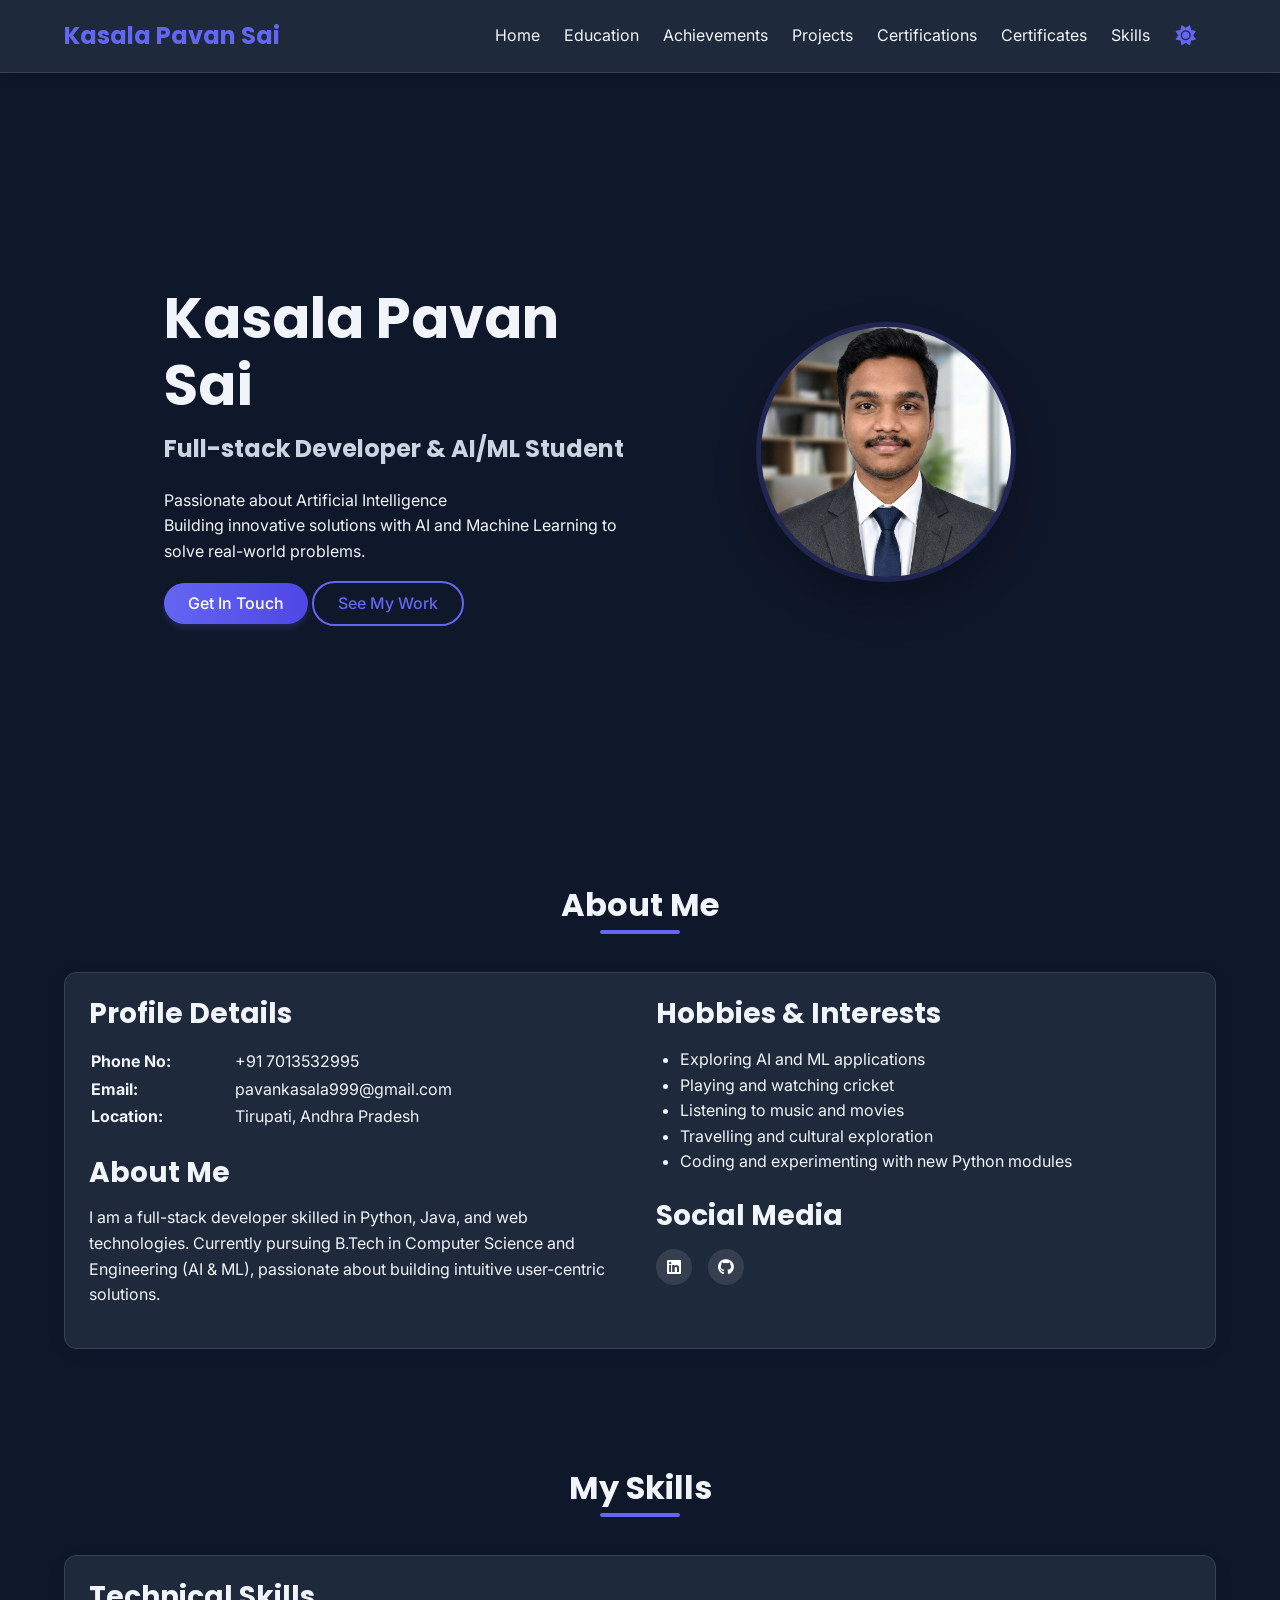
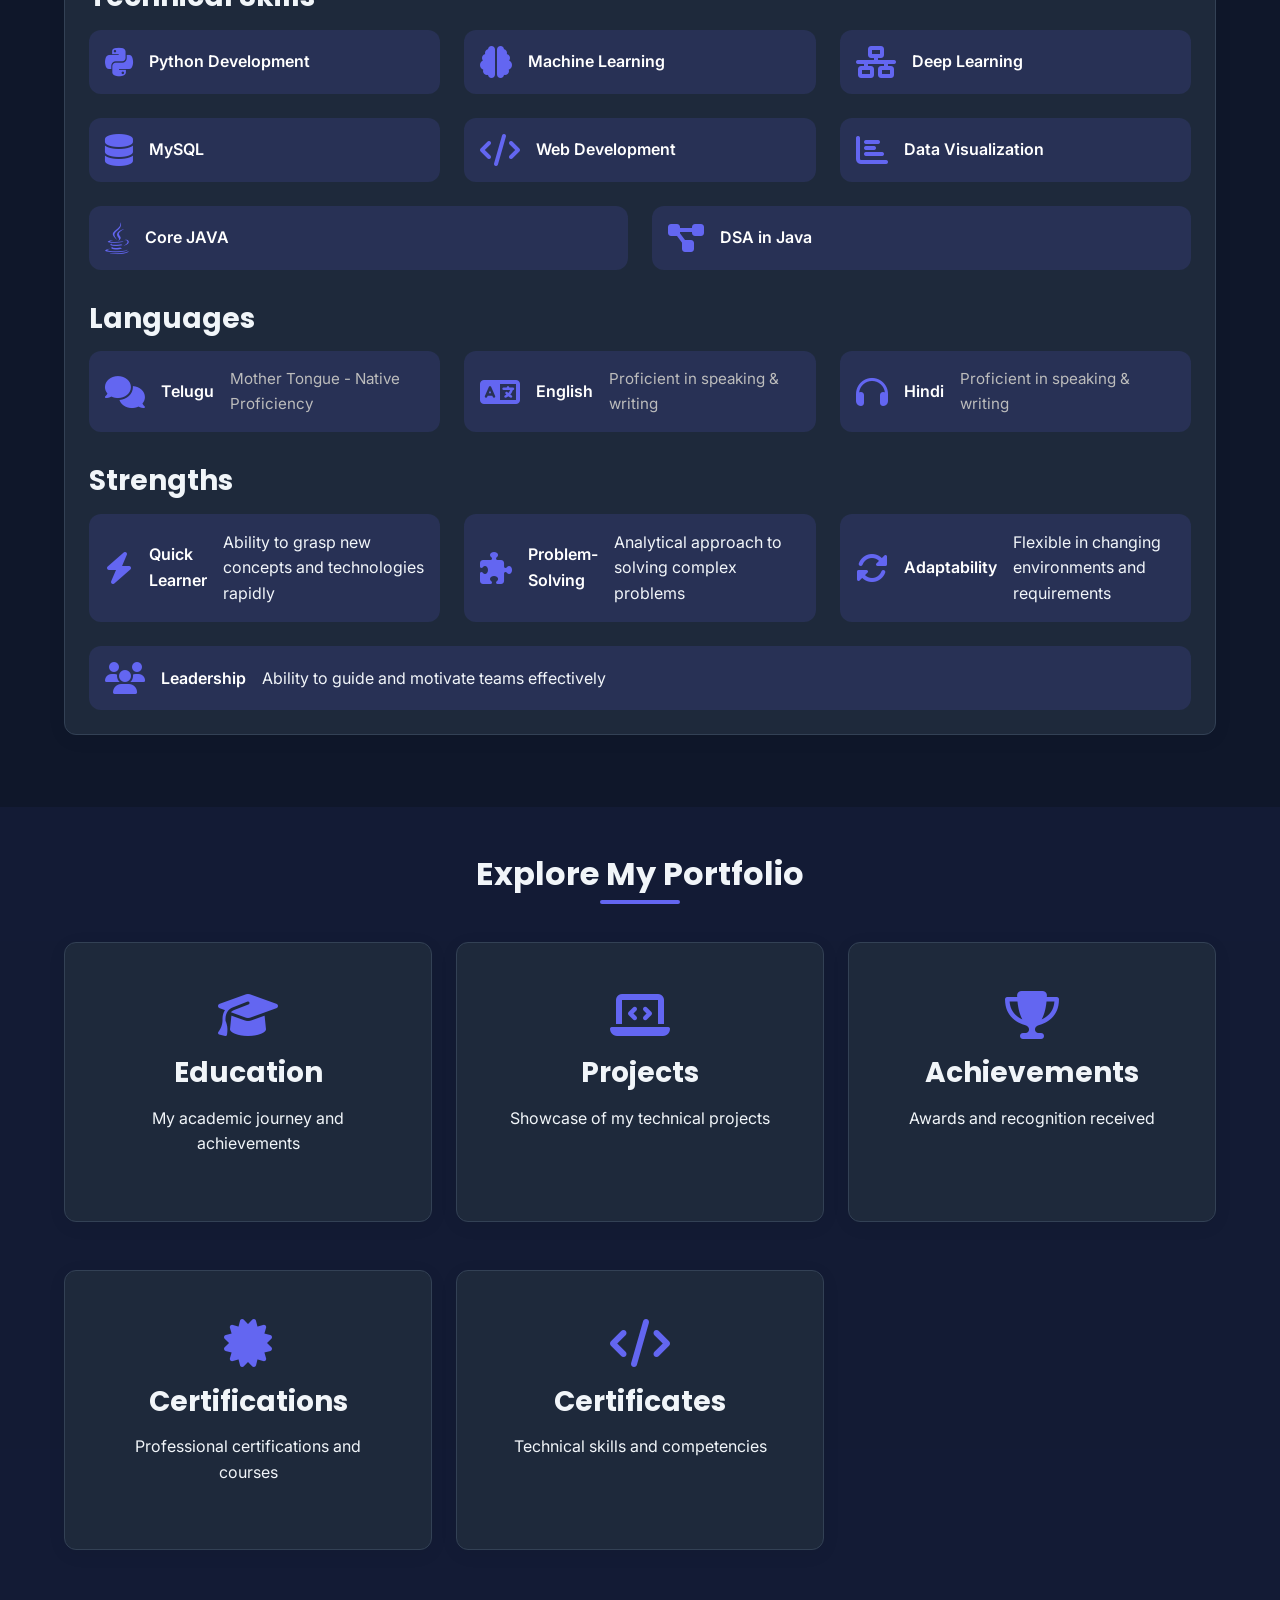
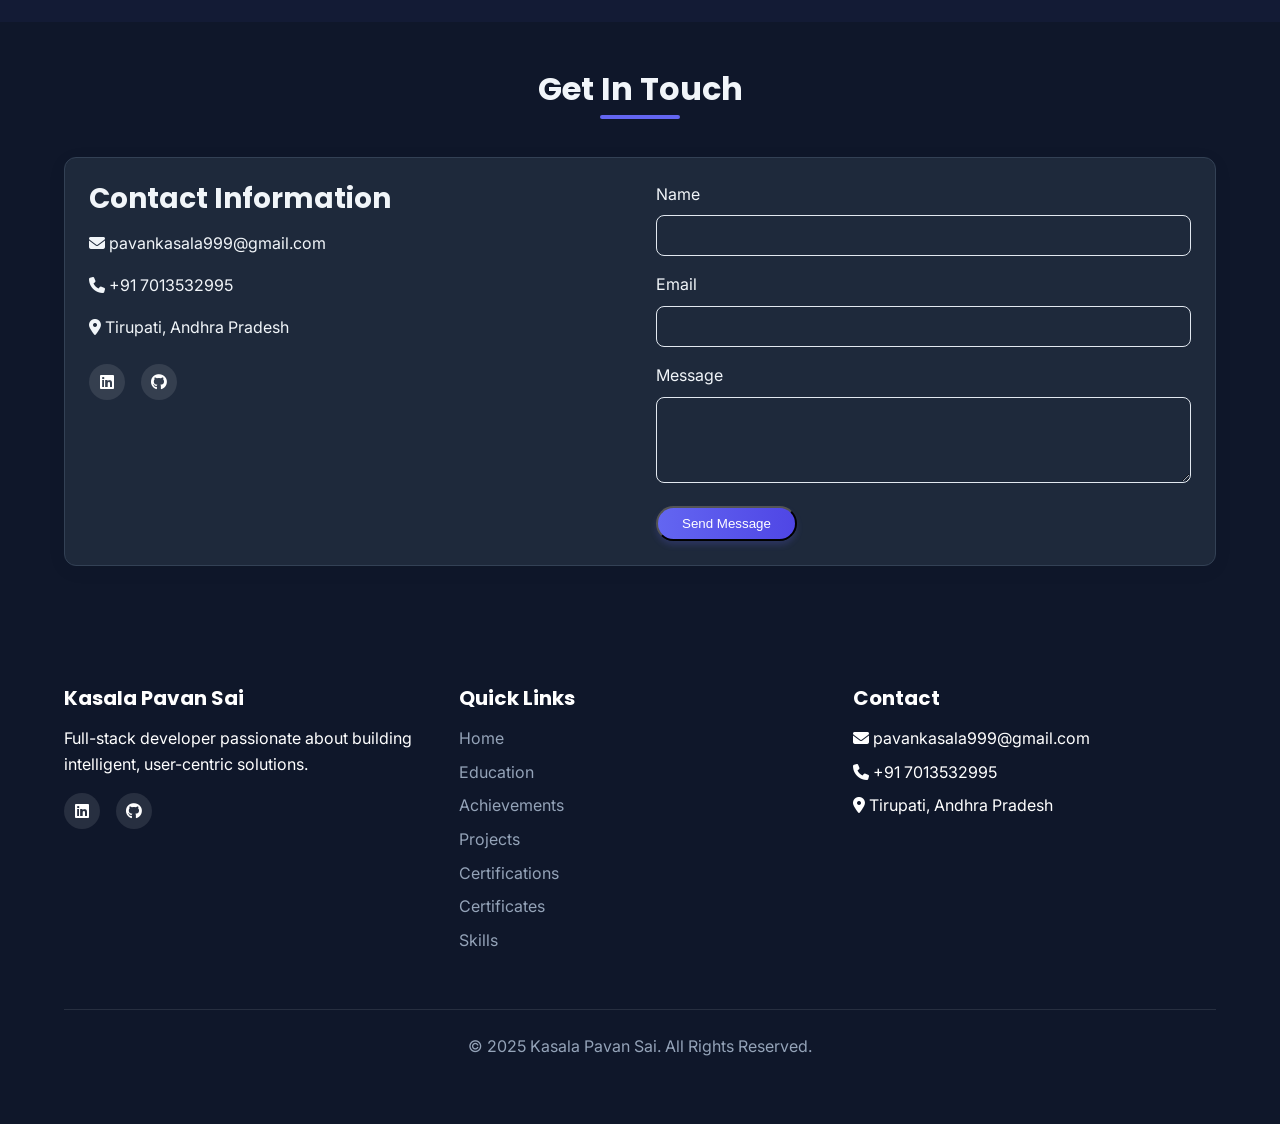
<file: Myportfolio-main/index.html>
<!DOCTYPE html>
<html lang="en">

<head>
    <meta charset="UTF-8" />
    <meta name="viewport" content="width=device-width, initial-scale=1" />
    <title>Kasala Pavan Sai | Portfolio</title>
    <!-- Google Fonts -->
    <link rel="preconnect" href="https://fonts.googleapis.com" />
    <link rel="preconnect" href="https://fonts.gstatic.com" crossorigin />
    <link
        href="https://fonts.googleapis.com/css2?family=Inter:wght@400;500;600;700&family=Poppins:wght@400;500;600;700&display=swap"
        rel="stylesheet" />
    <!-- Font Awesome -->
    <link rel="stylesheet" href="https://cdnjs.cloudflare.com/ajax/libs/font-awesome/6.4.0/css/all.min.css" />
    <!-- Custom CSS -->
    <link rel="stylesheet" href="style.css" />
    <style>
        /* Add any inline styles for skills and layout here */
        .skills-grid {
            display: flex;
            flex-wrap: wrap;
            gap: 1.5rem;
        }

        .skill-card,
        .language-item,
        .strength-item {
            flex: 1 1 260px;
            background: rgba(99, 102, 241, 0.14);
            border-radius: 12px;
            padding: 1rem;
            display: flex;
            gap: 1rem;
            align-items: center;
        }

        .skill-card i,
        .language-item i,
        .strength-item i {
            color: #6366f1;
            font-size: 2rem;
            flex-shrink: 0;
        }

        .skill-details,
        .language-details,
        .strength-details {
            color: #bcbcbc;
            font-size: 0.95rem;
        }

        .skill-title,
        .language-name,
        .strength-name {
            font-weight: 600;
            color: #fff;
        }
    </style>
</head>

<body class="dark-theme">
    <!-- Header -->
    <header class="header">
        <div class="container navbar">
            <a href="index.html" class="logo">Kasala Pavan Sai</a>
            <nav style="display: flex; align-items: center;">
                <ul class="nav-links" id="navLinks">
                    <li><a href="index.html" class="nav-link active">Home</a></li>
                    <li><a href="education.html" class="nav-link">Education</a></li>
                    <li><a href="achievements.html" class="nav-link">Achievements</a></li>
                    <li><a href="projects.html" class="nav-link">Projects</a></li>
                    <li><a href="certifications.html" class="nav-link">Certifications</a></li>
                    <li><a href="remain/certificates.html" class="nav-link">Certificates</a></li>
                    <li><a href="skills.html" class="nav-link">Skills</a></li>
                </ul>
                <div style="display: flex; align-items: center; margin-left: auto;">
                    <button id="theme-toggle" class="theme-toggle" aria-label="Toggle theme"
                        style="margin-right: 10px;">
                        <i class="fas fa-sun"></i>
                    </button>
                    <div class="hamburger" id="hamburger">
                        <span></span>
                        <span></span>
                        <span></span>
                    </div>
                </div>
            </nav>
        </div>
    </header>

    <!-- Hero Section -->
    <section class="hero" id="home">
        <div class="container" style="display: flex; align-items: center; gap: 2rem; max-width: 1000px;">
            <div class="hero-content">
                <h1 class="hero-title">Kasala Pavan Sai</h1>
                <h2 class="hero-subtitle">Full-stack Developer & AI/ML Student</h2>
                <div class="typed-text" id="typed-text">Passionate about <span id="changing-text">Artificial
                        Intelligence</span></div>
                <p class="animate-fadeInUp delay-3">Building innovative solutions with AI and Machine Learning to solve
                    real-world problems.</p>
                <div class="hero-cta animate-fadeInUp delay-4">
                    <a href="#contact" class="btn btn-primary">Get In Touch</a>
                    <a href="projects.html" class="btn btn-outline">See My Work</a>
                </div>
            </div>
            <div class="hero-image">
                <div class="profile-image-container">
                    <img src="profile.jpg" alt="Kasala Pavan Sai" />
                </div>
            </div>
        </div>
    </section>

    <!-- About Section -->
    <section class="section" id="about">
        <div class="container">
            <h2 class="section-title">About Me</h2>
            <div class="card animate-fadeInUp">
                <div style="display: flex; flex-wrap: wrap; gap: 2rem;">
                    <div style="flex: 1; min-width: 300px;">
                        <h3>Profile Details</h3>
                        <table style="width: 100%;">
                            <tr>
                                <td><strong>Phone No:</strong></td>
                                <td>+91 7013532995</td>
                            </tr>
                            <tr>
                                <td><strong>Email:</strong></td>
                                <td>pavankasala999@gmail.com</td>
                            </tr>
                            <tr>
                                <td><strong>Location:</strong></td>
                                <td>Tirupati, Andhra Pradesh</td>
                            </tr>
                        </table>
                        <h3 style="margin-top: 1.5rem;">About Me</h3>
                        <p>
                            I am a full-stack developer skilled in Python, Java, and web technologies. Currently
                            pursuing B.Tech in Computer Science and Engineering (AI & ML), passionate about building
                            intuitive user-centric solutions.
                        </p>
                    </div>
                    <div style="flex: 1; min-width: 300px;">
                        <h3>Hobbies & Interests</h3>
                        <ul style="list-style-type: disc; margin-left: 1.5rem;">
                            <li>Exploring AI and ML applications</li>
                            <li>Playing and watching cricket</li>
                            <li>Listening to music and movies</li>
                            <li>Travelling and cultural exploration</li>
                            <li>Coding and experimenting with new Python modules</li>
                        </ul>
                        <h3 style="margin-top: 1.5rem;">Social Media</h3>
                        <div class="social-links">
                            <a href="https://www.linkedin.com/in/pavan-kasala-3499a8272/" class="social-link"
                                target="_blank"><i class="fab fa-linkedin"></i></a>
                            <a href="https://github.com/Pavankasala" class="social-link" target="_blank"><i
                                    class="fab fa-github"></i></a>
                        </div>
                    </div>
                </div>
            </div>
        </div>
    </section>

    <!-- Skills Section -->
    <section class="section" id="skills">
        <div class="container">
            <h2 class="section-title">My Skills</h2>
            <div class="card animate-fadeInUp">

                <h3>Technical Skills</h3>
                <div class="skills-grid">
                    <div class="skill-card">
                        <i class="fab fa-python"></i>
                        <div class="skill-title">Python Development</div>
                    </div>
                    <div class="skill-card">
                        <i class="fas fa-brain"></i>
                        <div class="skill-title">Machine Learning</div>
                    </div>
                    <div class="skill-card">
                        <i class="fas fa-network-wired"></i>
                        <div class="skill-title">Deep Learning</div>
                    </div>
                    <div class="skill-card">
                        <i class="fas fa-database"></i>
                        <div class="skill-title">MySQL</div>
                    </div>
                    <div class="skill-card">
                        <i class="fas fa-code"></i>
                        <div class="skill-title">Web Development</div>
                    </div>
                    <div class="skill-card">
                        <i class="fas fa-chart-bar"></i>
                        <div class="skill-title">Data Visualization</div>
                    </div>
                    <div class="skill-card">
                        <i class="fab fa-java"></i>
                        <div class="skill-title">Core JAVA</div>
                    </div>
                    <div class="skill-card">
                        <i class="fas fa-project-diagram"></i>
                        <div class="skill-title">DSA in Java</div>
                    </div>
                </div>

                <h3 style="margin-top: 2rem;">Languages</h3>
                <div class="skills-grid">
                    <div class="language-item">
                        <i class="fas fa-comments"></i>
                        <div class="language-name">Telugu</div>
                        <div class="language-details">Mother Tongue - Native Proficiency</div>
                    </div>
                    <div class="language-item">
                        <i class="fas fa-language"></i>
                        <div class="language-name">English</div>
                        <div class="language-details">Proficient in speaking & writing</div>
                    </div>
                    <div class="language-item">
                        <i class="fas fa-headphones"></i>
                        <div class="language-name">Hindi</div>
                        <div class="language-details">Proficient in speaking & writing</div>
                    </div>
                </div>

                <h3 style="margin-top: 2rem;">Strengths</h3>
                <div class="skills-grid">
                    <div class="strength-item">
                        <i class="fas fa-bolt"></i>
                        <div class="strength-name">Quick Learner</div>
                        <div class="strength-description">Ability to grasp new concepts and technologies rapidly</div>
                    </div>
                    <div class="strength-item">
                        <i class="fas fa-puzzle-piece"></i>
                        <div class="strength-name">Problem-Solving</div>
                        <div class="strength-description">Analytical approach to solving complex problems</div>
                    </div>
                    <div class="strength-item">
                        <i class="fas fa-sync-alt"></i>
                        <div class="strength-name">Adaptability</div>
                        <div class="strength-description">Flexible in changing environments and requirements</div>
                    </div>
                    <div class="strength-item">
                        <i class="fas fa-users"></i>
                        <div class="strength-name">Leadership</div>
                        <div class="strength-description">Ability to guide and motivate teams effectively</div>
                    </div>
                </div>
            </div>
        </div>
    </section>

    <!-- Section Quicklinks -->
    <section class="section" style="background-color: rgba(99, 102, 241, 0.05);">
        <div class="container">
            <h2 class="section-title">Explore My Portfolio</h2>
            <div class="projects-grid">
                <a href="education.html" class="card animate-fadeInUp delay-1"
                    style="text-decoration: none; color: inherit;">
                    <div style="text-align: center; padding: 1.5rem;">
                        <i class="fas fa-graduation-cap" style="font-size: 3rem; color: var(--primary);"></i>
                        <h3 style="margin-top: 1rem;">Education</h3>
                        <p>My academic journey and achievements</p>
                    </div>
                </a>
                <a href="projects.html" class="card animate-fadeInUp delay-3"
                    style="text-decoration: none; color: inherit;">
                    <div style="text-align: center; padding: 1.5rem;">
                        <i class="fas fa-laptop-code" style="font-size: 3rem; color: var(--primary);"></i>
                        <h3 style="margin-top: 1rem;">Projects</h3>
                        <p>Showcase of my technical projects</p>
                    </div>
                </a>
                <a href="achievements.html" class="card animate-fadeInUp delay-5"
                    style="text-decoration: none; color: inherit;">
                    <div style="text-align: center; padding: 1.5rem;">
                        <i class="fas fa-trophy" style="font-size: 3rem; color: var(--primary);"></i>
                        <h3 style="margin-top: 1rem;">Achievements</h3>
                        <p>Awards and recognition received</p>
                    </div>
                </a>
                <a href="certifications.html" class="card animate-fadeInUp delay-6"
                    style="text-decoration: none; color: inherit;">
                    <div style="text-align: center; padding: 1.5rem;">
                        <i class="fas fa-certificate" style="font-size: 3rem; color: var(--primary);"></i>
                        <h3 style="margin-top: 1rem;">Certifications</h3>
                        <p>Professional certifications and courses</p>
                    </div>
                </a>
                <a href="remain/certificates.html" class="card animate-fadeInUp delay-2"
                    style="text-decoration: none; color: inherit;">
                    <div style="text-align: center; padding: 1.5rem;">
                        <i class="fas fa-code" style="font-size: 3rem; color: var(--primary);"></i>
                        <h3 style="margin-top: 1rem;">Certificates</h3>
                        <p>Technical skills and competencies</p>
                    </div>
                </a>
            </div>
        </div>
    </section>

    <!-- Contact Section -->
    <section class="section" id="contact">
        <div class="container">
            <h2 class="section-title">Get In Touch</h2>
            <div class="card animate-fadeInUp">
                <div style="display: flex; flex-wrap: wrap; gap: 2rem;">
                    <div style="flex: 1; min-width: 300px;">
                        <h3>Contact Information</h3>
                        <p><i class="fas fa-envelope"></i> pavankasala999@gmail.com</p>
                        <p><i class="fas fa-phone"></i> +91 7013532995</p>
                        <p><i class="fas fa-map-marker-alt"></i> Tirupati, Andhra Pradesh</p>
                        <div class="social-links" style="margin-top: 1.5rem;">
                            <a href="https://www.linkedin.com/in/pavan-kasala-3499a8272/" class="social-link"
                                target="_blank"><i class="fab fa-linkedin"></i></a>
                            <a href="https://github.com/Pavankasala" class="social-link" target="_blank"><i
                                    class="fab fa-github"></i></a>
                        </div>
                    </div>
                    <div style="flex: 1; min-width: 300px;">
                        <form>
                            <div style="margin-bottom: 1rem;">
                                <label for="name" style="display: block; margin-bottom: 0.5rem;">Name</label>
                                <input type="text" id="name"
                                    style="width: 100%; padding: 0.75rem; border-radius: 8px; border: 1px solid #e2e8f0;" />
                            </div>
                            <div style="margin-bottom: 1rem;">
                                <label for="email" style="display: block; margin-bottom: 0.5rem;">Email</label>
                                <input type="email" id="email"
                                    style="width: 100%; padding: 0.75rem; border-radius: 8px; border: 1px solid #e2e8f0;" />
                            </div>
                            <div style="margin-bottom: 1rem;">
                                <label for="message" style="display: block; margin-bottom: 0.5rem;">Message</label>
                                <textarea id="message" rows="4"
                                    style="width: 100%; padding: 0.75rem; border-radius: 8px; border: 1px solid #e2e8f0;"></textarea>
                            </div>
                            <button type="submit" class="btn btn-primary">Send Message</button>
                        </form>
                    </div>
                </div>
            </div>
        </div>
    </section>

    <!-- Footer -->
    <footer class="footer">
        <div class="container">
            <div class="footer-content">
                <div>
                    <h3 class="footer-heading">Kasala Pavan Sai</h3>
                    <p>Full-stack developer passionate about building intelligent, user-centric solutions.</p>
                    <div class="social-links">
                        <a href="https://www.linkedin.com/in/pavan-kasala-3499a8272/" class="social-link"
                            target="_blank"><i class="fab fa-linkedin"></i></a>
                        <a href="https://github.com/Pavankasala" class="social-link" target="_blank"><i
                                class="fab fa-github"></i></a>
                    </div>
                </div>
                <div>
                    <h3 class="footer-heading">Quick Links</h3>
                    <ul class="footer-links">
                        <li class="footer-link"><a href="index.html" class="nav-link">Home</a></li>
                        <li class="footer-link"><a href="education.html" class="nav-link">Education</a></li>
                        <li class="footer-link"><a href="achievements.html" class="nav-link">Achievements</a></li>
                        <li class="footer-link"><a href="projects.html" class="nav-link">Projects</a></li>
                        <li class="footer-link"><a href="certifications.html" class="nav-link">Certifications</a></li>
                        <li class="footer-link"><a href="remain/certificates.html" class="nav-link">Certificates</a>
                        </li>
                        <li class="footer-link"><a href="skills.html" class="nav-link">Skills</a></li>
                    </ul>
                </div>
                <div>
                    <h3 class="footer-heading">Contact</h3>
                    <ul class="footer-links">
                        <li class="footer-link"><i class="fas fa-envelope"></i> pavankasala999@gmail.com</li>
                        <li class="footer-link"><i class="fas fa-phone"></i> +91 7013532995</li>
                        <li class="footer-link"><i class="fas fa-map-marker-alt"></i> Tirupati, Andhra Pradesh</li>
                    </ul>
                </div>
            </div>
            <div class="footer-bottom">
                <p>&copy; 2025 Kasala Pavan Sai. All Rights Reserved.</p>
            </div>
        </div>
    </footer>

    <script src="script.js"></script>
</body>

</html>
</file>
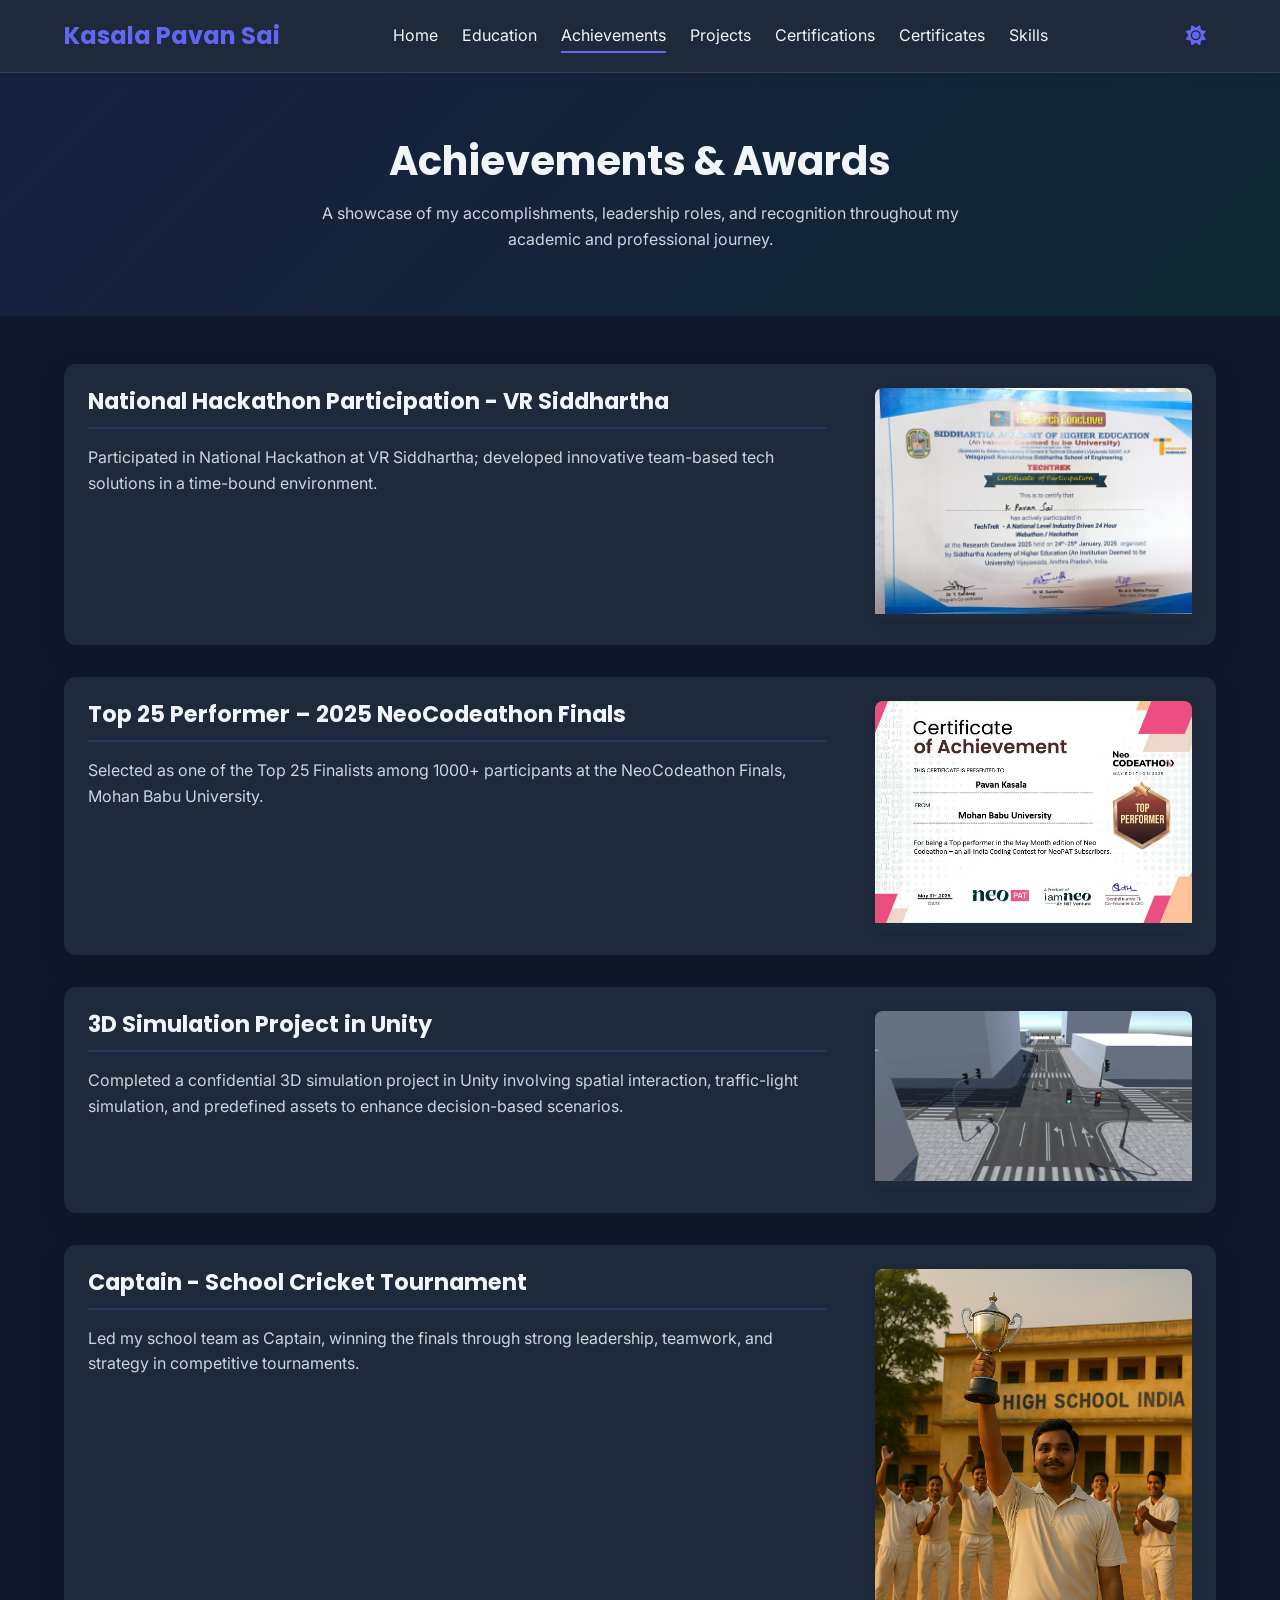
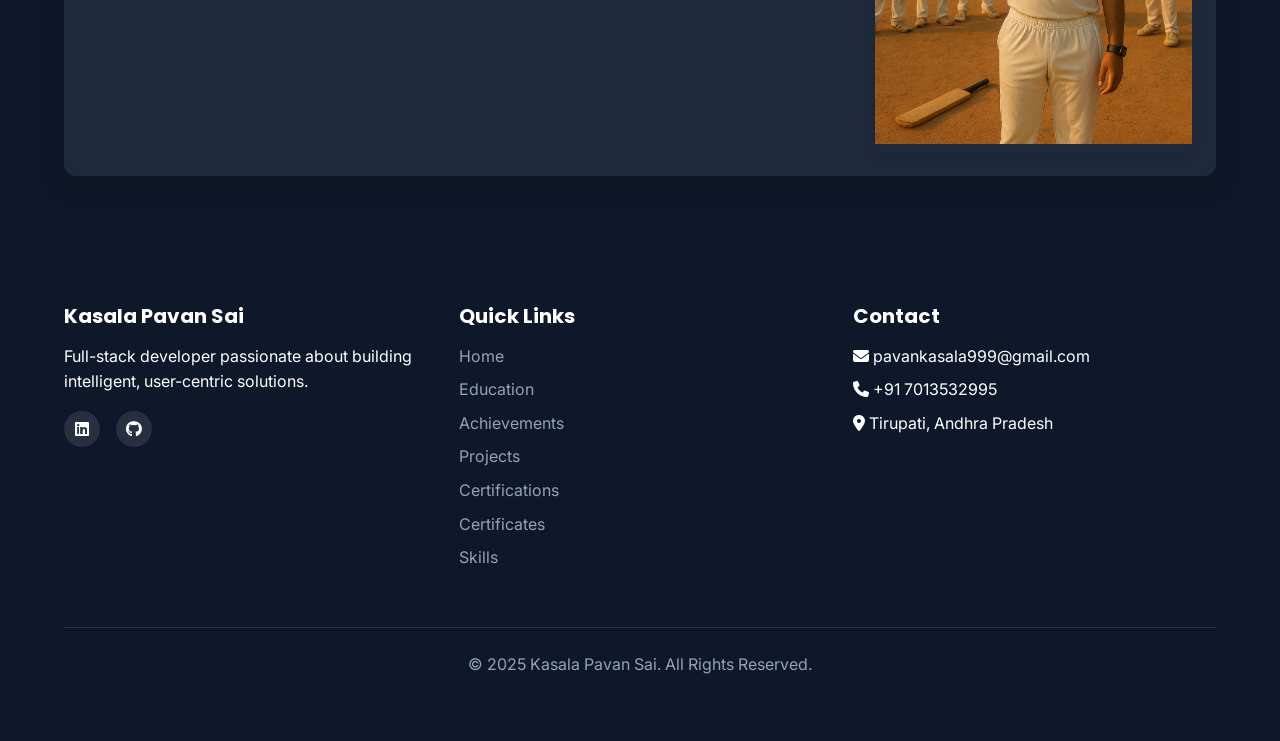
<file: Myportfolio-main/achievements.html>
<!DOCTYPE html>
<html lang="en">
<head>
  <meta charset="UTF-8" />
  <meta name="viewport" content="width=device-width, initial-scale=1" />
  <title>Achievements - Kasala Pavan Sai</title>

  <!-- Google Fonts -->
  <link rel="preconnect" href="https://fonts.googleapis.com" />
  <link rel="preconnect" href="https://fonts.gstatic.com" crossorigin />
  <link href="https://fonts.googleapis.com/css2?family=Inter:wght@400;500;600;700&family=Poppins:wght@400;500;600;700&display=swap" rel="stylesheet" />

  <!-- Font Awesome for icons -->
  <link rel="stylesheet" href="https://cdnjs.cloudflare.com/ajax/libs/font-awesome/6.4.0/css/all.min.css" />

  <!-- Custom CSS -->
  <link rel="stylesheet" href="style.css" />

  <style>
    .achievement-card {
      position: relative;
      border-radius: 12px;
      overflow: hidden;
      transition: all 0.3s ease;
      margin-bottom: 2rem;
      background: var(--card);
      box-shadow: 0 10px 30px rgba(0, 0, 0, 0.1);
      display: flex;
      flex-direction: column;
    }
    .achievement-card:hover {
      transform: translateY(-5px);
      box-shadow: 0 15px 35px rgba(99, 102, 241, 0.2);
    }
    .achievement-content {
      padding: 1.5rem;
      flex: 1;
    }
    .achievement-title {
      font-size: 1.4rem;
      margin-bottom: 1rem;
      color: var(--text-primary);
      border-bottom: 2px solid rgba(99, 102, 241, 0.2);
      padding-bottom: 0.75rem;
    }
    .achievement-description {
      color: var(--text-secondary);
      margin-bottom: 1rem;
      line-height: 1.6;
    }
    .achievement-meta {
      color: var(--primary);
      font-weight: 500;
      display: flex;
      align-items: center;
      margin-bottom: 0.75rem;
    }
    .achievement-meta i {
      margin-right: 0.5rem;
    }
    .achievement-image-container {
      display: flex;
      align-items: flex-start;
      justify-content: center;
      padding: 1.5rem;
      gap: 1rem;
      flex-wrap: wrap;
    }
    .achievement-image {
      width: 100%;
      max-width: 350px;
      border-radius: 8px;
      overflow: hidden;
      box-shadow: 0 4px 12px rgba(0, 0, 0, 0.1);
      transition: all 0.3s ease;
    }
    .achievement-image:hover {
      transform: scale(1.02);
      box-shadow: 0 8px 20px rgba(99, 102, 241, 0.2);
    }
    .achievement-image img {
      width: 100%;
      height: auto;
      object-fit: cover;
    }
    @media (min-width: 768px) {
      .achievement-card {
        flex-direction: row;
      }
      .achievement-content {
        flex: 7;
      }
      .achievement-image-container {
        flex: 3;
        padding: 1.5rem;
      }
    }
    @media (max-width: 767px) {
      .achievement-image {
        max-width: 100%;
      }
    }
  </style>
</head>

<body class="dark-theme">
  <!-- Header -->
  <header class="header">
    <div class="container navbar">
      <a href="index.html" class="logo">Kasala Pavan Sai</a>
      <nav>
        <ul class="nav-links" id="navLinks">
          <li><a href="index.html" class="nav-link">Home</a></li>
          <li><a href="education.html" class="nav-link">Education</a></li>
          <li><a href="achievements.html" class="nav-link active">Achievements</a></li>
          <li><a href="projects.html" class="nav-link">Projects</a></li>
          <li><a href="certifications.html" class="nav-link">Certifications</a></li>
          <li><a href="remain/certificates.html" class="nav-link">Certificates</a></li>
          <li><a href="skills.html" class="nav-link">Skills</a></li>
        </ul>
        <div class="hamburger" id="hamburger">
          <i class="fas fa-bars"></i>
        </div>
      </nav>
    </div>
  </header>

  <!-- Hero Section -->
  <section class="section" style="background: linear-gradient(135deg, rgba(99, 102, 241, 0.1) 0%, rgba(16, 185, 129, 0.1) 100%); padding-top: 4rem; padding-bottom: 4rem;">
    <div class="container">
      <h1 style="font-size: 2.5rem; text-align: center; margin-bottom: 1rem;">Achievements & Awards</h1>
      <p style="text-align: center; max-width: 700px; margin: 0 auto; color: var(--text-secondary);">
        A showcase of my accomplishments, leadership roles, and recognition throughout my academic and professional journey.
      </p>
    </div>
  </section>

  <!-- Achievements Section -->
  <section class="section">
    <div class="container">

      <!-- National Hackathon Participation -->
      <div class="achievement-card animate-fadeInUp">
        <div class="achievement-content">
          <h2 class="achievement-title">National Hackathon Participation - VR Siddhartha</h2>
          <p class="achievement-description">
            Participated in National Hackathon at VR Siddhartha; developed innovative team-based tech solutions in a time-bound environment.
          </p>
        </div>
        <div class="achievement-image-container">
          <div class="achievement-image">
            <img src="vrsiddharthahackathon.jpg" alt="National Hackathon at VR Siddhartha" />
          </div>
        </div>
      </div>

      <!-- NeoCodeathon Top Performer -->
      <div class="achievement-card animate-fadeInUp delay-1">
        <div class="achievement-content">
          <h2 class="achievement-title">Top 25 Performer – 2025 NeoCodeathon Finals</h2>
          <p class="achievement-description">
            Selected as one of the Top 25 Finalists among 1000+ participants at the NeoCodeathon Finals, Mohan Babu University.
          </p>
        </div>
        <div class="achievement-image-container">
          <div class="achievement-image">
            <img src="NeoCodeathonFinals.jpg" alt="NeoCodeathon 2025 Top 25 Performer" />
          </div>
        </div>
      </div>

      <!-- 3D Simulation Project -->
      <div class="achievement-card animate-fadeInUp delay-2">
        <div class="achievement-content">
          <h2 class="achievement-title">3D Simulation Project in Unity</h2>
          <p class="achievement-description">
            Completed a confidential 3D simulation project in Unity involving spatial interaction, traffic-light simulation, and predefined assets to enhance decision-based scenarios.
          </p>
        </div>
        <div class="achievement-image-container">
          <div class="achievement-image">
            <img src="traffic_lights.jpg" alt="3D Simulation Project Unity" />
          </div>
        </div>
      </div>

      <!-- School Cricket Captain -->
      <div class="achievement-card animate-fadeInUp delay-3">
        <div class="achievement-content">
          <h2 class="achievement-title">Captain - School Cricket Tournament</h2>
          <p class="achievement-description">
            Led my school team as Captain, winning the finals through strong leadership, teamwork, and strategy in competitive tournaments.
          </p>
        </div>
        <div class="achievement-image-container">
          <div class="achievement-image">
            <img src="won.png" alt="School Cricket Captain" />
          </div>
        </div>
      </div>

    </div>
  </section>

  <!-- Footer -->
  <footer class="footer">
    <div class="container">
        <div class="footer-content">
            <div>
                <h3 class="footer-heading">Kasala Pavan Sai</h3>
                <p>Full-stack developer passionate about building intelligent, user-centric solutions.</p>
                <div class="social-links">
                    <a href="https://www.linkedin.com/in/pavan-kasala-3499a8272/" class="social-link" target="_blank"><i class="fab fa-linkedin"></i></a>
                    <a href="https://github.com/Pavankasala" class="social-link" target="_blank"><i class="fab fa-github"></i></a>
                </div>
            </div>
            <div>
                <h3 class="footer-heading">Quick Links</h3>
                <ul class="footer-links">
                    <li class="footer-link"><a href="index.html" class="nav-link">Home</a></li>
                    <li class="footer-link"><a href="education.html" class="nav-link">Education</a></li>
                    <li class="footer-link"><a href="achievements.html" class="nav-link">Achievements</a></li>
                    <li class="footer-link"><a href="projects.html" class="nav-link">Projects</a></li>
                    <li class="footer-link"><a href="certifications.html" class="nav-link">Certifications</a></li>
                    <li class="footer-link"><a href="remain/certificates.html" class="nav-link">Certificates</a></li>
                    <li class="footer-link"><a href="skills.html" class="nav-link">Skills</a></li>
                </ul>
            </div>
            <div>
                <h3 class="footer-heading">Contact</h3>
                <ul class="footer-links">
                    <li class="footer-link"><i class="fas fa-envelope"></i> pavankasala999@gmail.com</li>
                    <li class="footer-link"><i class="fas fa-phone"></i> +91 7013532995</li>
                    <li class="footer-link"><i class="fas fa-map-marker-alt"></i> Tirupati, Andhra Pradesh</li>
                </ul>
            </div>
        </div>
        <div class="footer-bottom">
            <p>&copy; 2025 Kasala Pavan Sai. All Rights Reserved.</p>
        </div>
    </div>
</footer>

  <script src="script.js"></script>
</body>
</html>
</file>
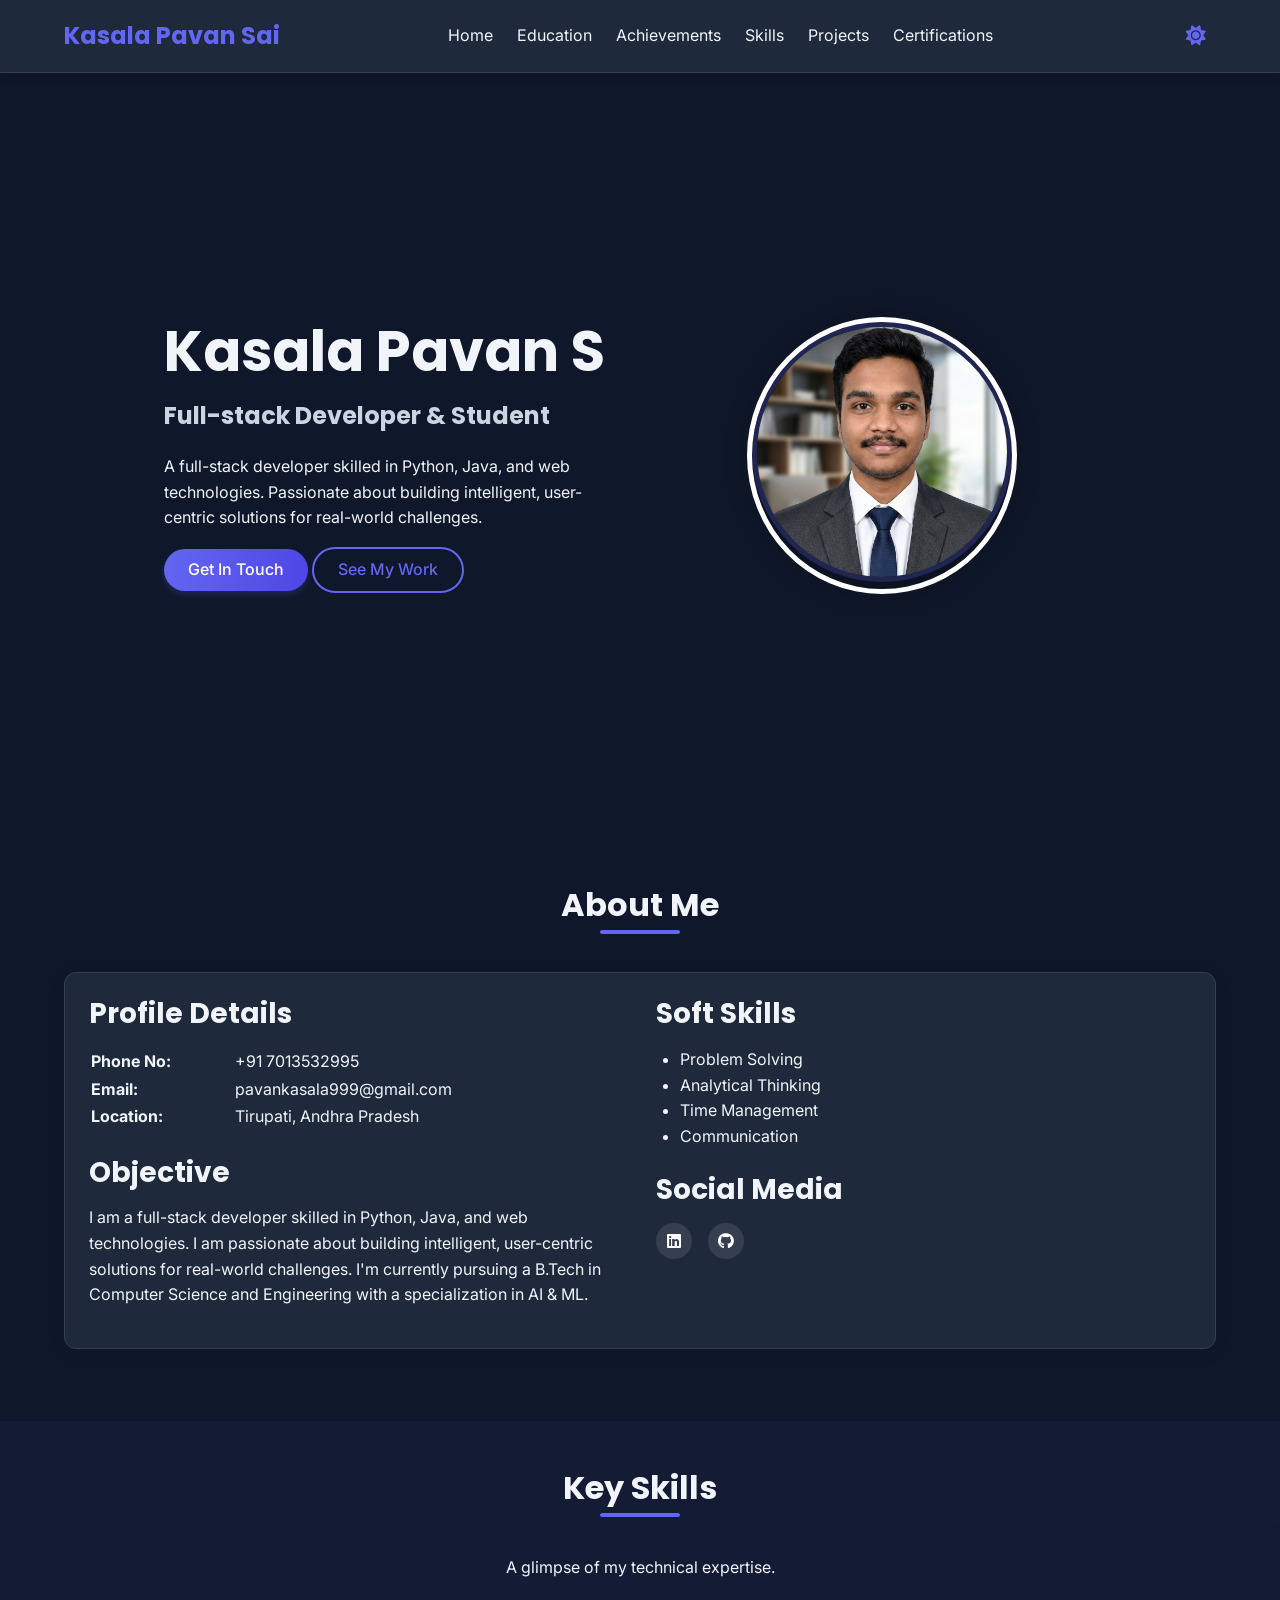
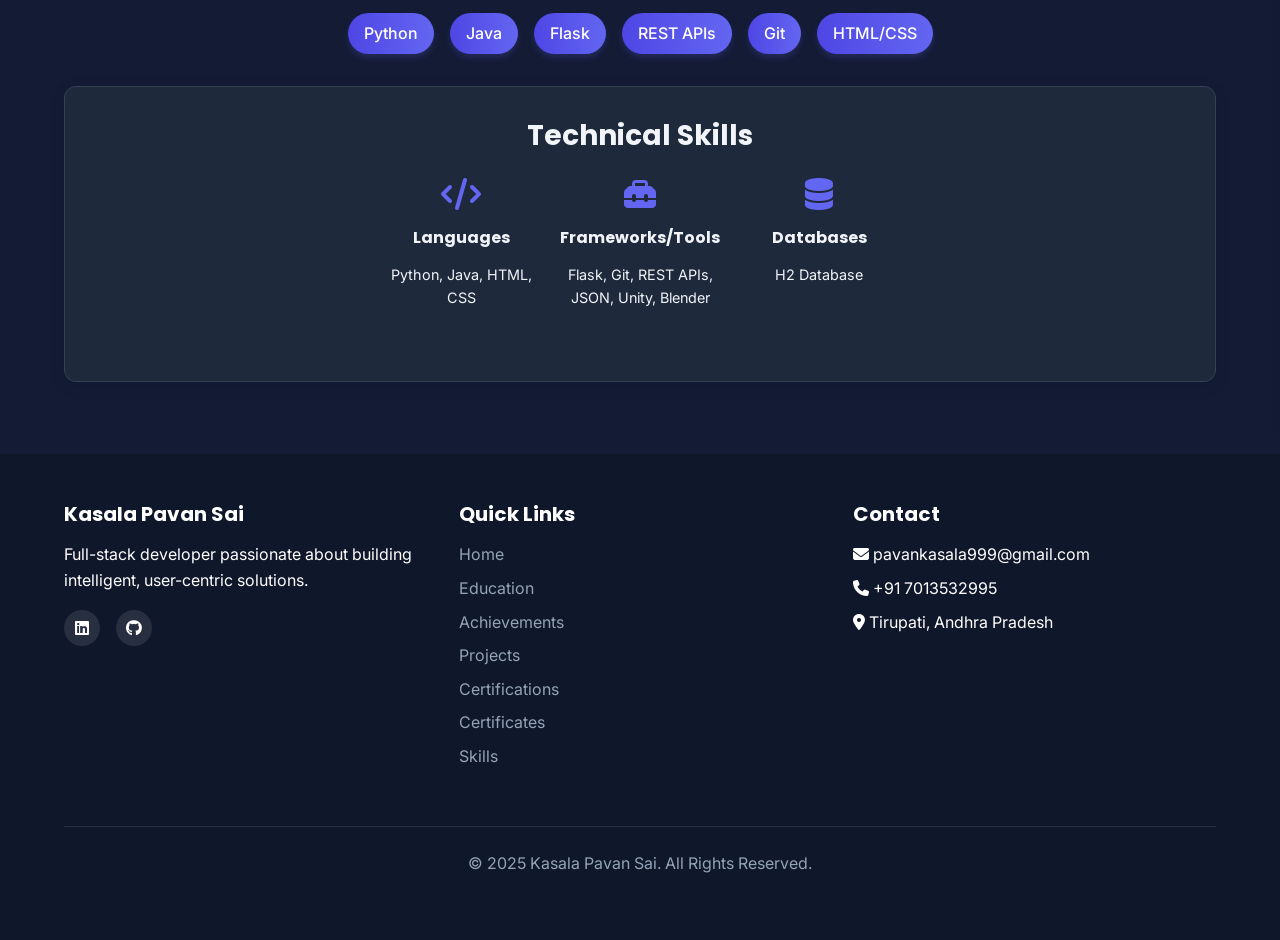
<file: Myportfolio-main/home.html>
<!DOCTYPE html>
<html lang="en">

<head>
    <meta charset="UTF-8">
    <meta name="viewport" content="width=device-width, initial-scale=1.0">
    <title>Home - Kasala Pavan Sai</title>
    <link rel="preconnect" href="https://fonts.googleapis.com">
    <link rel="preconnect" href="https://fonts.gstatic.com" crossorigin>
    <link
        href="https://fonts.googleapis.com/css2?family=Inter:wght@400;500;600;700&family=Poppins:wght@400;500;600;700&display=swap"
        rel="stylesheet">
    <link rel="stylesheet" href="https://cdnjs.cloudflare.com/ajax/libs/font-awesome/6.4.0/css/all.min.css">
    <link rel="stylesheet" href="style.css">

    <style>
        .animated-skill-item {
            animation: colorPulse 2s infinite alternate;
            transform: scale(1);
            transition: transform 0.3s ease;
        }

        .animated-skill-item:hover {
            transform: scale(1.05);
        }

        @keyframes colorPulse {
            0% {
                box-shadow: 0 0 5px rgba(99, 102, 241, 0.5);
            }

            100% {
                box-shadow: 0 0 15px rgba(99, 102, 241, 0.8);
            }
        }

        .profile-image-container {
            position: relative;
            overflow: hidden;
            border-radius: 50%;
            border: 5px solid #fff;
            box-shadow: 0 0 25px rgba(0, 0, 0, 0.2);
            transition: all 0.3s ease;
        }

        .profile-image-container:hover {
            transform: scale(1.03);
            box-shadow: 0 0 30px rgba(99, 102, 241, 0.5);
        }
    </style>
</head>

<body>
    <header class="header">
        <div class="container navbar">
            <a href="index.html" class="logo">Kasala Pavan Sai</a>
            <nav>
                <ul class="nav-links" id="navLinks">
                    <li><a href="index.html" class="nav-link active">Home</a></li>
                    <li><a href="education.html" class="nav-link">Education</a></li>
                    <li><a href="achievements.html" class="nav-link">Achievements</a></li>
                    <li><a href="skills.html" class="nav-link">Skills</a></li>
                    <li><a href="projects.html" class="nav-link">Projects</a></li>
                    <li><a href="certifications.html" class="nav-link">Certifications</a></li>
                </ul>
                <div class="hamburger" id="hamburger">
                    <i class="fas fa-bars"></i>
                </div>
            </nav>
        </div>
    </header>

    <section class="hero" id="home">
        <div class="container" style="display: flex; align-items: center; gap: 1rem; max-width: 1000px;">
            <div class="hero-content">
                <h1 class="hero-title">Kasala Pavan Sai</h1>
                <h2 class="hero-subtitle">Full-stack Developer & Student</h2>
                <p class="animate-fadeInUp delay-3">A full-stack developer skilled in Python, Java, and web
                    technologies. Passionate about building intelligent, user-centric solutions for real-world
                    challenges.</p>
                <div class="animate-fadeInUp delay-4">
                    <a href="#contact" class="btn btn-primary">Get In Touch</a>
                    <a href="projects.html" class="btn btn-outline">See My Work</a>
                </div>
            </div>
            <div class="hero-image">
                <div class="profile-image-container">
                    <img src="profile.jpg" alt="Kasala Pavan Sai">
                </div>
            </div>
        </div>
    </section>

    <section class="section" id="about">
        <div class="container">
            <h2 class="section-title">About Me</h2>
            <div class="card animate-fadeInUp">
                <div style="display: flex; flex-wrap: wrap; gap: 2rem;">
                    <div style="flex: 1; min-width: 300px;">
                        <h3>Profile Details</h3>
                        <table style="width: 100%;">
                            <tr>
                                <td><strong>Phone No:</strong></td>
                                <td>+91 7013532995</td>
                            </tr>
                            <tr>
                                <td><strong>Email:</strong></td>
                                <td>pavankasala999@gmail.com</td>
                            </tr>
                            <tr>
                                <td><strong>Location:</strong></td>
                                <td>Tirupati, Andhra Pradesh</td>
                            </tr>
                        </table>
                        <h3 style="margin-top: 1.5rem;">Objective</h3>
                        <p>
                            I am a full-stack developer skilled in Python, Java, and web technologies. I am passionate
                            about building intelligent, user-centric solutions for real-world challenges. I'm currently
                            pursuing a B.Tech in Computer Science and Engineering with a specialization in AI & ML.
                        </p>
                    </div>
                    <div style="flex: 1; min-width: 300px;">
                        <h3>Soft Skills</h3>
                        <ul style="list-style-type: disc; margin-left: 1.5rem;">
                            <li>Problem Solving</li>
                            <li>Analytical Thinking</li>
                            <li>Time Management</li>
                            <li>Communication</li>
                        </ul>
                        <h3 style="margin-top: 1.5rem;">Social Media</h3>
                        <div class="social-links">
                            <a href="https://www.linkedin.com/in/pavan-kasala-3499a8272/" class="social-link"
                                target="_blank"><i class="fab fa-linkedin"></i></a>
                            <a href="https://github.com/Pavankasala" class="social-link" target="_blank"><i
                                    class="fab fa-github"></i></a>
                        </div>
                    </div>
                </div>
            </div>
        </div>
    </section>

    <section class="section" id="skills-highlight" style="background-color: rgba(99, 102, 241, 0.05);">
        <div class="container">
            <h2 class="section-title">Key Skills</h2>
            <p style="text-align: center; margin-bottom: 2rem;">A glimpse of my technical expertise.</p>
            <div style="display: flex; flex-wrap: wrap; justify-content: center; gap: 1rem; margin-bottom: 2rem;">
                <div class="skill-item animated-skill-item">Python</div>
                <div class="skill-item animated-skill-item">Java</div>
                <div class="skill-item animated-skill-item">Flask</div>
                <div class="skill-item animated-skill-item">REST APIs</div>
                <div class="skill-item animated-skill-item">Git</div>
                <div class="skill-item animated-skill-item">HTML/CSS</div>
            </div>
            <div class="card" style="text-align: center; padding: 2rem; margin-top: 1rem;">
                <h3 style="margin-bottom: 1rem;">Technical Skills</h3>
                <div style="display: flex; flex-wrap: wrap; justify-content: center; gap: 1.5rem;">
                    <div style="flex: 0 1 150px; margin-bottom: 1.5rem;">
                        <div style="font-size: 2rem; color: var(--primary); margin-bottom: 0.5rem;">
                            <i class="fas fa-code"></i>
                        </div>
                        <h4>Languages</h4>
                        <p style="font-size: 0.9rem;">Python, Java, HTML, CSS</p>
                    </div>
                    <div style="flex: 0 1 150px; margin-bottom: 1.5rem;">
                        <div style="font-size: 2rem; color: var(--primary); margin-bottom: 0.5rem;">
                            <i class="fas fa-toolbox"></i>
                        </div>
                        <h4>Frameworks/Tools</h4>
                        <p style="font-size: 0.9rem;">Flask, Git, REST APIs, JSON, Unity, Blender</p>
                    </div>
                    <div style="flex: 0 1 150px; margin-bottom: 1.5rem;">
                        <div style="font-size: 2rem; color: var(--primary); margin-bottom: 0.5rem;">
                            <i class="fas fa-database"></i>
                        </div>
                        <h4>Databases</h4>
                        <p style="font-size: 0.9rem;">H2 Database</p>
                    </div>
                </div>
            </div>
        </div>
    </section>

    <footer class="footer">
        <div class="container">
            <div class="footer-content">
                <div>
                    <h3 class="footer-heading">Kasala Pavan Sai</h3>
                    <p>Full-stack developer passionate about building intelligent, user-centric solutions.</p>
                    <div class="social-links">
                        <a href="https://www.linkedin.com/in/pavan-kasala-3499a8272/" class="social-link"
                            target="_blank"><i class="fab fa-linkedin"></i></a>
                        <a href="https://github.com/Pavankasala" class="social-link" target="_blank"><i
                                class="fab fa-github"></i></a>
                    </div>
                </div>
                <div>
                    <h3 class="footer-heading">Quick Links</h3>
                    <ul class="footer-links">
                        <li class="footer-link"><a href="index.html" class="nav-link">Home</a></li>
                        <li class="footer-link"><a href="education.html" class="nav-link">Education</a></li>
                        <li class="footer-link"><a href="achievements.html" class="nav-link">Achievements</a></li>
                        <li class="footer-link"><a href="projects.html" class="nav-link">Projects</a></li>
                        <li class="footer-link"><a href="certifications.html" class="nav-link">Certifications</a></li>
                        <li class="footer-link"><a href="remain/certificates.html" class="nav-link">Certificates</a>
                        </li>
                        <li class="footer-link"><a href="skills.html" class="nav-link">Skills</a></li>
                    </ul>
                </div>
                <div>
                    <h3 class="footer-heading">Contact</h3>
                    <ul class="footer-links">
                        <li class="footer-link"><i class="fas fa-envelope"></i> pavankasala999@gmail.com</li>
                        <li class="footer-link"><i class="fas fa-phone"></i> +91 7013532995</li>
                        <li class="footer-link"><i class="fas fa-map-marker-alt"></i> Tirupati, Andhra Pradesh</li>
                    </ul>
                </div>
            </div>
            <div class="footer-bottom">
                <p>&copy; 2025 Kasala Pavan Sai. All Rights Reserved.</p>
            </div>
        </div>
    </footer>

    <script src="script.js"></script>
</body>

</html>
</file>
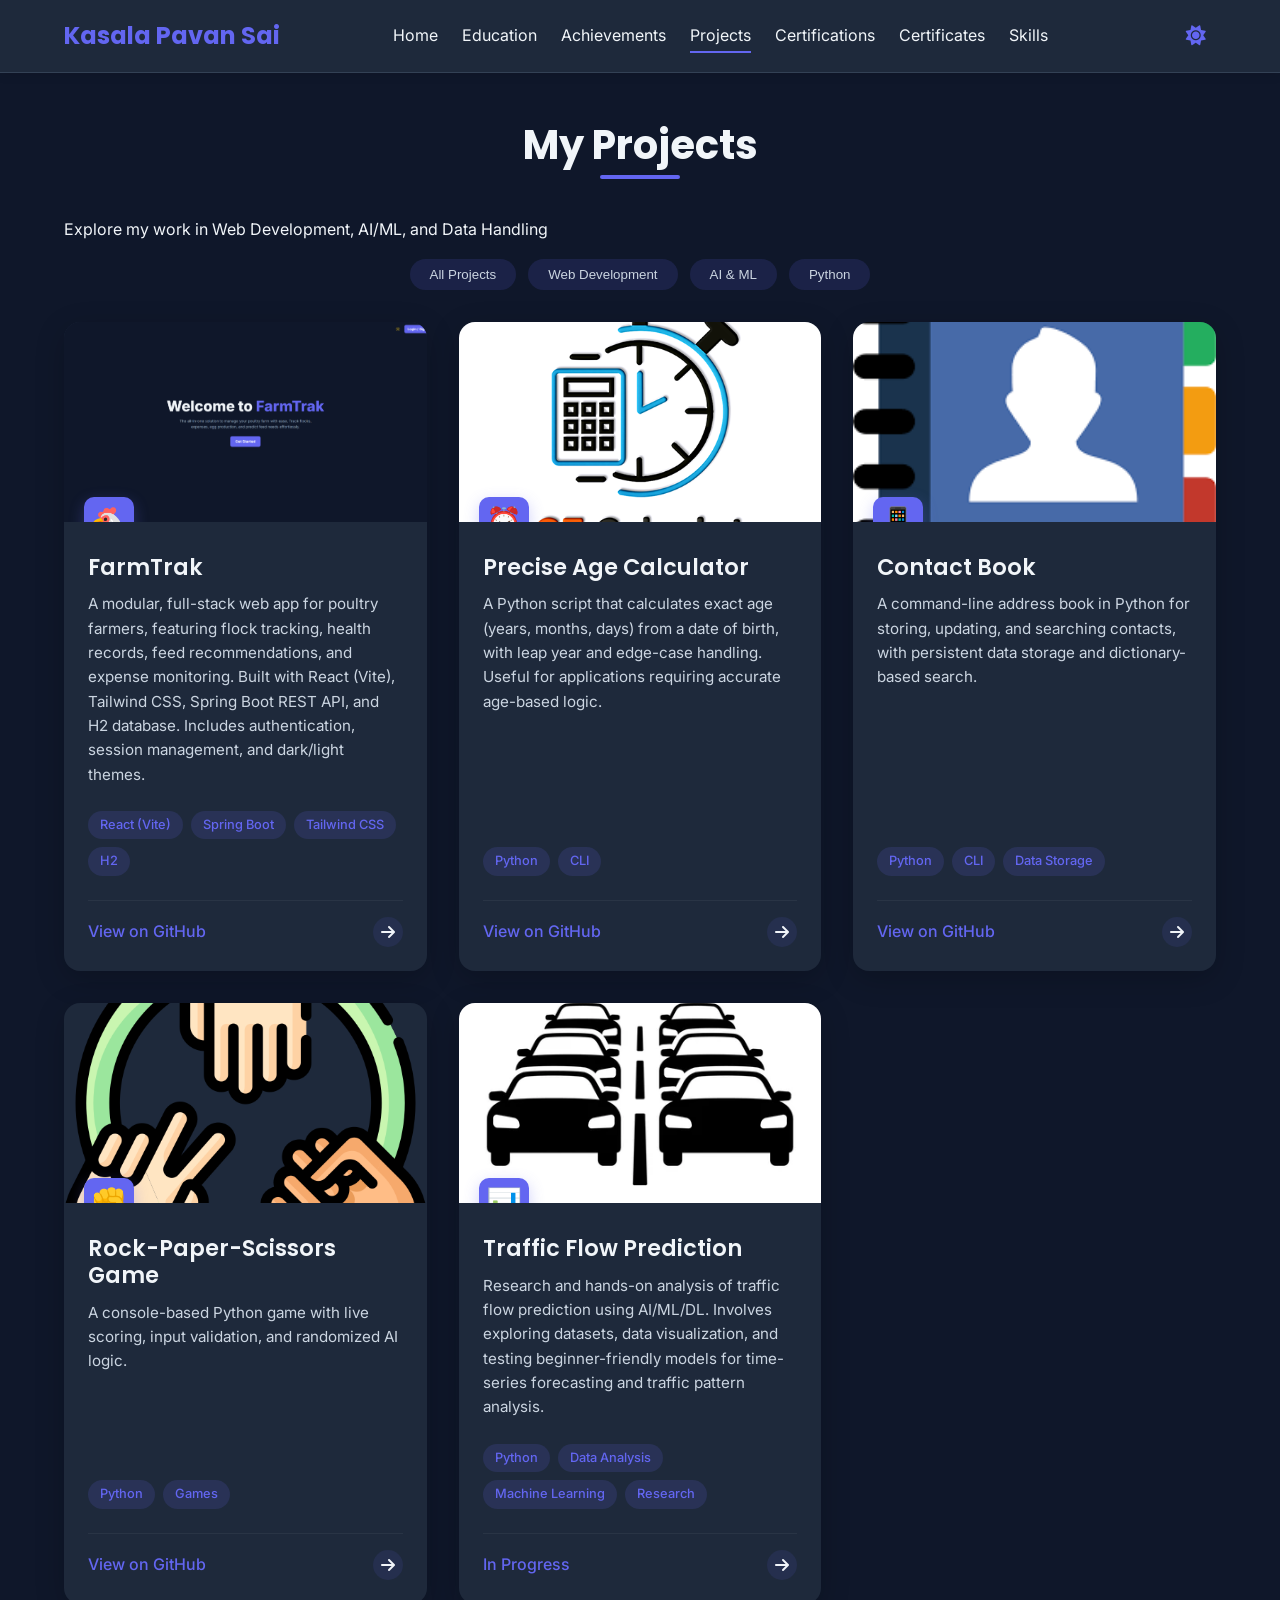
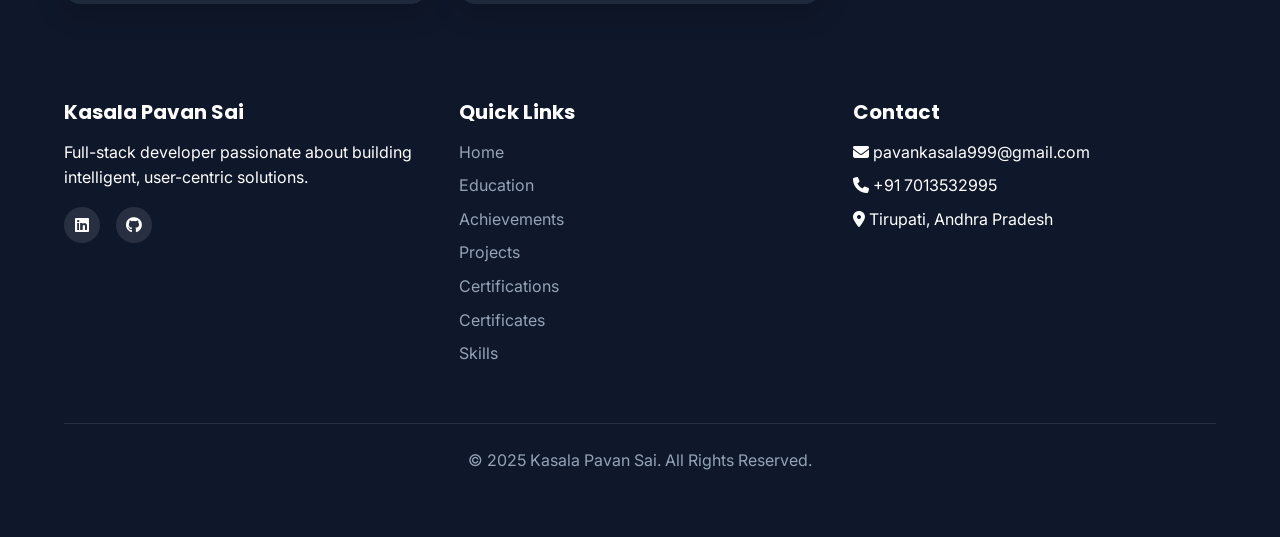
<file: Myportfolio-main/projects.html>
<!DOCTYPE html>
<html lang="en">
<head>
    <meta charset="UTF-8">
    <meta name="viewport" content="width=device-width, initial-scale=1.0">
    <title>Projects – Kasala Pavan Sai</title>
    <link rel="preconnect" href="https://fonts.googleapis.com">
    <link rel="preconnect" href="https://fonts.gstatic.com" crossorigin>
    <link href="https://fonts.googleapis.com/css2?family=Inter:wght@400;500;600;700&family=Poppins:wght@400;500;600;700&display=swap" rel="stylesheet">
    <link rel="stylesheet" href="https://cdnjs.cloudflare.com/ajax/libs/font-awesome/6.4.0/css/all.min.css">
    <link rel="stylesheet" href="style.css">
    <style>
        .projects-section {
            padding: var(--spacing-2xl) 0;
        }
        .projects-grid {
            display: grid;
            grid-template-columns: repeat(auto-fill, minmax(350px, 1fr));
            gap: 2rem;
            margin-top: 2rem;
        }
        .project-card {
            background: var(--card);
            border-radius: 16px;
            overflow: hidden;
            box-shadow: 0 8px 30px rgba(0, 0, 0, 0.08);
            transition: all 0.4s ease;
            position: relative;
            height: 100%;
            display: flex;
            flex-direction: column;
            text-decoration: none;
            color: var(--text-primary);
        }
        .project-card:hover {
            transform: translateY(-10px);
            box-shadow: 0 15px 40px rgba(99, 102, 241, 0.2);
        }
        .project-card-image {
            position: relative;
            height: 200px;
            overflow: hidden;
        }
        .project-card-image img {
            width: 100%;
            height: 100%;
            object-fit: cover;
            transition: transform 0.5s ease;
        }
        .project-card:hover .project-card-image img {
            transform: scale(1.1);
        }
        .project-emoji {
            position: absolute;
            bottom: -25px;
            left: 20px;
            height: 50px;
            width: 50px;
            background: var(--primary);
            color: white;
            border-radius: 10px;
            display: flex;
            align-items: center;
            justify-content: center;
            font-size: 1.8rem;
            box-shadow: 0 5px 15px rgba(99, 102, 241, 0.3);
            transition: all 0.3s ease;
        }
        .project-card:hover .project-emoji {
            transform: scale(1.1) rotate(10deg);
        }
        .project-card-content {
            padding: 2rem 1.5rem 1.5rem;
            flex: 1;
            display: flex;
            flex-direction: column;
        }
        .project-card-title {
            font-size: 1.4rem;
            margin-bottom: 0.75rem;
            color: var(--text-primary);
            font-weight: 600;
            transition: color 0.3s ease;
        }
        .project-card:hover .project-card-title {
            color: var(--primary);
        }
        .project-card-description {
            margin-bottom: 1.5rem;
            color: var(--text-secondary);
            font-size: 0.95rem;
            line-height: 1.6;
            flex: 1;
        }
        .project-card-technologies {
            display: flex;
            flex-wrap: wrap;
            gap: 0.5rem;
            margin-bottom: 1.5rem;
        }
        .project-card-technology {
            display: inline-block;
            padding: 0.25rem 0.75rem;
            border-radius: 50px;
            background: rgba(99, 102, 241, 0.1);
            color: var(--primary);
            font-size: 0.8rem;
            font-weight: 500;
            transition: all 0.3s ease;
        }
        .project-card:hover .project-card-technology {
            background: rgba(99, 102, 241, 0.2);
        }
        .project-card-link {
            display: flex;
            align-items: center;
            justify-content: space-between;
            padding-top: 1rem;
            border-top: 1px solid rgba(0, 0, 0, 0.05);
            margin-top: auto;
        }
        .project-card-link-text {
            font-weight: 500;
            color: var(--primary);
            transition: all 0.3s ease;
        }
        .project-card-link-icon {
            width: 30px;
            height: 30px;
            background: rgba(99, 102, 241, 0.1);
            border-radius: 50%;
            display: flex;
            align-items: center;
            justify-content: center;
            transition: all 0.3s ease;
        }
        .project-card:hover .project-card-link-text {
            color: var(--primary-dark);
        }
        .project-card:hover .project-card-link-icon {
            background: var(--primary);
            color: white;
            transform: translateX(5px);
        }
        .filter-container {
            display: flex;
            justify-content: center;
            flex-wrap: wrap;
            gap: 0.75rem;
            margin-bottom: 2rem;
        }
        .filter-button {
            padding: 0.5rem 1.25rem;
            border-radius: 50px;
            border: none;
            background: rgba(99, 102, 241, 0.1);
            color: var(--text-primary);
            font-weight: 500;
            cursor: pointer;
            transition: all 0.3s ease;
        }
        .filter-button:hover, .filter-button.active {
            background: var(--primary);
            color: white;
        }
        /* Dark theme adjustments */
        .dark-theme .project-card {
            box-shadow: 0 8px 30px rgba(0, 0, 0, 0.2);
        }
        .dark-theme .project-card-link {
            border-top-color: rgba(255, 255, 255, 0.05);
        }
        .dark-theme .project-card-technology {
            background: rgba(99, 102, 241, 0.15);
        }
        .dark-theme .filter-button {
            background: rgba(99, 102, 241, 0.15);
            color: var(--text-secondary);
        }
    </style>
</head>
<body class="dark-theme">
    <header class="header">
        <div class="container navbar">
            <a href="index.html" class="logo">Kasala Pavan Sai</a>
            <nav>
                <ul class="nav-links" id="navLinks">
                    <li><a href="index.html" class="nav-link">Home</a></li>
                    <li><a href="education.html" class="nav-link">Education</a></li>
                    <li><a href="achievements.html" class="nav-link">Achievements</a></li>
                    <li><a href="projects.html" class="nav-link active">Projects</a></li>
                    <li><a href="certifications.html" class="nav-link">Certifications</a></li>
                    <li><a href="remain/certificates.html" class="nav-link">Certificates</a></li>
                    <li><a href="skills.html" class="nav-link">Skills</a></li>
                </ul>
                <div class="hamburger" id="hamburger">
                    <span></span>
                    <span></span>
                    <span></span>
                </div>
            </nav>
        </div>
    </header>

    <section class="projects-section">
        <div class="container">
            <div class="section-header">
                <h1 class="section-title animate-fadeInUp">My Projects</h1>
                <p class="section-subtitle animate-fadeInUp delay-1">Explore my work in Web Development, AI/ML, and Data Handling</p>
            </div>
            
            <div class="filter-container animate-fadeInUp delay-2">
                <button class="filter-button active" data-filter="all">All Projects</button>
                <button class="filter-button" data-filter="web">Web Development</button>
                <button class="filter-button" data-filter="ai-ml">AI & ML</button>
                <button class="filter-button" data-filter="python">Python</button>
            </div>
            
            <div class="projects-grid">
                <a href="https://github.com/Pavankasala/FarmTrak" class="project-card animate-fadeInUp delay-2" data-category="web">
                    <div class="project-card-image">
                        <img src="farmtrak-screenshot.png" alt="FarmTrak - Poultry Feed Recommendation App">
                        <div class="project-emoji">🐔</div>
                    </div>
                    <div class="project-card-content">
                        <h3 class="project-card-title">FarmTrak</h3>
                        <p class="project-card-description">
                            A modular, full-stack web app for poultry farmers, featuring flock tracking, health records, feed recommendations, and expense monitoring. 
                            Built with React (Vite), Tailwind CSS, Spring Boot REST API, and H2 database. Includes authentication, session management, and dark/light themes.
                        </p>
                        <div class="project-card-technologies">
                            <span class="project-card-technology">React (Vite)</span>
                            <span class="project-card-technology">Spring Boot</span>
                            <span class="project-card-technology">Tailwind CSS</span>
                            <span class="project-card-technology">H2</span>
                        </div>
                        <div class="project-card-link">
                            <span class="project-card-link-text">View on GitHub</span>
                            <div class="project-card-link-icon">
                                <i class="fas fa-arrow-right"></i>
                            </div>
                        </div>
                    </div>
                </a>
                
                <a href="https://github.com/Pavankasala/Age-Calaculator" class="project-card animate-fadeInUp delay-3" data-category="python">
                    <div class="project-card-image">
                        <img src="age-calculator-screenshot.png" alt="Precise Age Calculator">
                        <div class="project-emoji">⏰</div>
                    </div>
                    <div class="project-card-content">
                        <h3 class="project-card-title">Precise Age Calculator</h3>
                        <p class="project-card-description">
                            A Python script that calculates exact age (years, months, days) from a date of birth, with leap year and edge-case handling.
                            Useful for applications requiring accurate age-based logic.
                        </p>
                        <div class="project-card-technologies">
                            <span class="project-card-technology">Python</span>
                            <span class="project-card-technology">CLI</span>
                        </div>
                        <div class="project-card-link">
                            <span class="project-card-link-text">View on GitHub</span>
                            <div class="project-card-link-icon">
                                <i class="fas fa-arrow-right"></i>
                            </div>
                        </div>
                    </div>
                </a>
                
                <a href="https://github.com/Pavankasala/Contact_Book" class="project-card animate-fadeInUp delay-4" data-category="python">
                    <div class="project-card-image">
                        <img src="contact-book-screenshot.png" alt="Contact Book Tool">
                        <div class="project-emoji">📱</div>
                    </div>
                    <div class="project-card-content">
                        <h3 class="project-card-title">Contact Book</h3>
                        <p class="project-card-description">
                            A command-line address book in Python for storing, updating, and searching contacts, with persistent data storage and dictionary-based search.
                        </p>
                        <div class="project-card-technologies">
                            <span class="project-card-technology">Python</span>
                            <span class="project-card-technology">CLI</span>
                            <span class="project-card-technology">Data Storage</span>
                        </div>
                        <div class="project-card-link">
                            <span class="project-card-link-text">View on GitHub</span>
                            <div class="project-card-link-icon">
                                <i class="fas fa-arrow-right"></i>
                            </div>
                        </div>
                    </div>
                </a>
                
                <a href="https://github.com/Pavankasala/RockpaperScissor" class="project-card animate-fadeInUp delay-5" data-category="python">
                    <div class="project-card-image">
                        <img src="rps-screenshot.png" alt="Rock-Paper-Scissors Game">
                        <div class="project-emoji">✊</div>
                    </div>
                    <div class="project-card-content">
                        <h3 class="project-card-title">Rock-Paper-Scissors Game</h3>
                        <p class="project-card-description">
                            A console-based Python game with live scoring, input validation, and randomized AI logic.
                        </p>
                        <div class="project-card-technologies">
                            <span class="project-card-technology">Python</span>
                            <span class="project-card-technology">Games</span>
                        </div>
                        <div class="project-card-link">
                            <span class="project-card-link-text">View on GitHub</span>
                            <div class="project-card-link-icon">
                                <i class="fas fa-arrow-right"></i>
                            </div>
                        </div>
                    </div>
                </a>
                
                <a href="#" class="project-card animate-fadeInUp delay-6" data-category="ai-ml">
                    <div class="project-card-image">
                        <img src="tfp.jpg" alt="Traffic Flow Prediction">
                        <div class="project-emoji">📊</div>
                    </div>
                    <div class="project-card-content">
                        <h3 class="project-card-title">Traffic Flow Prediction</h3>
                        <p class="project-card-description">
                            Research and hands-on analysis of traffic flow prediction using AI/ML/DL. Involves exploring datasets, data visualization, and testing
                            beginner-friendly models for time-series forecasting and traffic pattern analysis.
                        </p>
                        <div class="project-card-technologies">
                            <span class="project-card-technology">Python</span>
                            <span class="project-card-technology">Data Analysis</span>
                            <span class="project-card-technology">Machine Learning</span>
                            <span class="project-card-technology">Research</span>
                        </div>
                        <div class="project-card-link">
                            <span class="project-card-link-text">In Progress</span>
                            <div class="project-card-link-icon">
                                <i class="fas fa-arrow-right"></i>
                            </div>
                        </div>
                    </div>
                </a>
            </div>
        </div>
    </section>
    
    <footer class="footer">
    <div class="container">
        <div class="footer-content">
            <div>
                <h3 class="footer-heading">Kasala Pavan Sai</h3>
                <p>Full-stack developer passionate about building intelligent, user-centric solutions.</p>
                <div class="social-links">
                    <a href="https://www.linkedin.com/in/pavan-kasala-3499a8272/" class="social-link" target="_blank"><i class="fab fa-linkedin"></i></a>
                    <a href="https://github.com/Pavankasala" class="social-link" target="_blank"><i class="fab fa-github"></i></a>
                </div>
            </div>
            <div>
                <h3 class="footer-heading">Quick Links</h3>
                <ul class="footer-links">
                    <li class="footer-link"><a href="index.html" class="nav-link">Home</a></li>
                    <li class="footer-link"><a href="education.html" class="nav-link">Education</a></li>
                    <li class="footer-link"><a href="achievements.html" class="nav-link">Achievements</a></li>
                    <li class="footer-link"><a href="projects.html" class="nav-link">Projects</a></li>
                    <li class="footer-link"><a href="certifications.html" class="nav-link">Certifications</a></li>
                    <li class="footer-link"><a href="remain/certificates.html" class="nav-link">Certificates</a></li>
                    <li class="footer-link"><a href="skills.html" class="nav-link">Skills</a></li>
                </ul>
            </div>
            <div>
                <h3 class="footer-heading">Contact</h3>
                <ul class="footer-links">
                    <li class="footer-link"><i class="fas fa-envelope"></i> pavankasala999@gmail.com</li>
                    <li class="footer-link"><i class="fas fa-phone"></i> +91 7013532995</li>
                    <li class="footer-link"><i class="fas fa-map-marker-alt"></i> Tirupati, Andhra Pradesh</li>
                </ul>
            </div>
        </div>
        <div class="footer-bottom">
            <p>&copy; 2025 Kasala Pavan Sai. All Rights Reserved.</p>
        </div>
    </div>
</footer>

    <script src="script.js"></script>
</body>
</html>
</file>
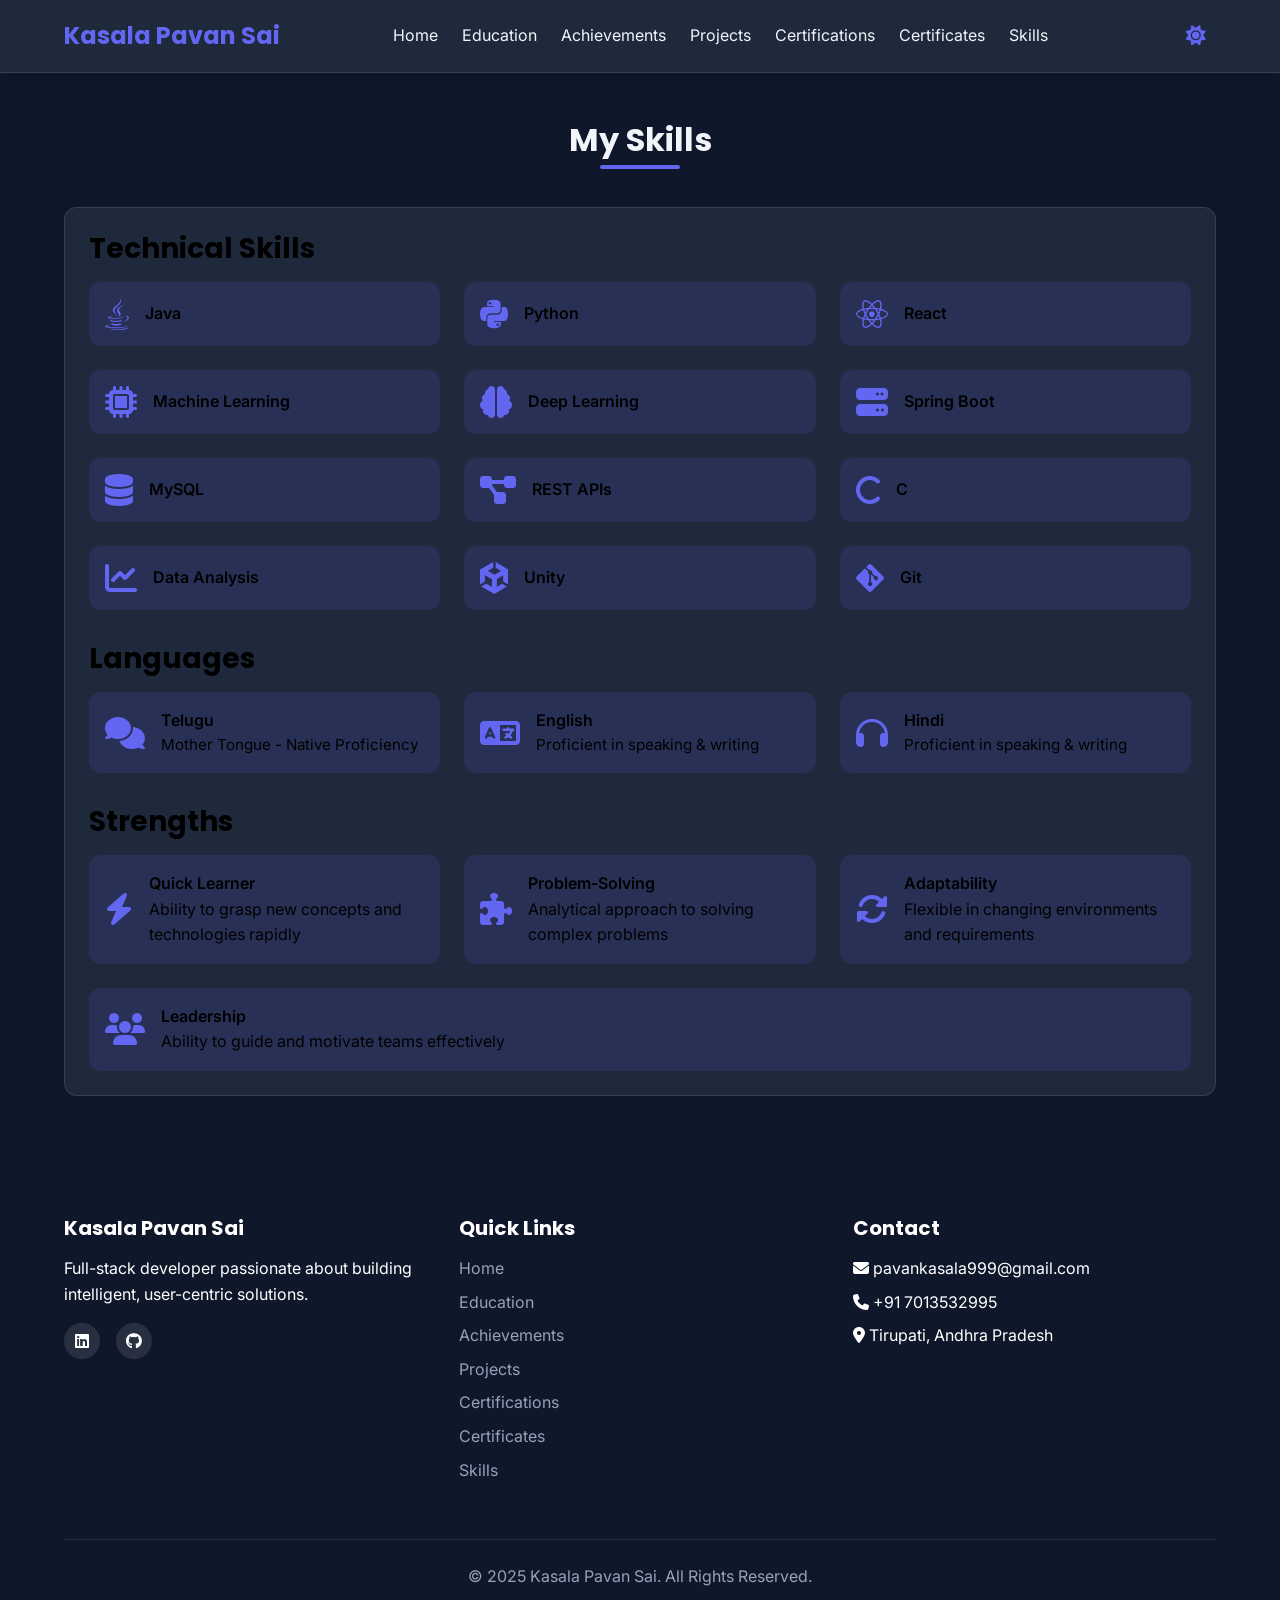
<file: Myportfolio-main/skills.html>
<!DOCTYPE html>
<html lang="en">
<head>
    <meta charset="UTF-8">
    <meta name="viewport" content="width=device-width, initial-scale=1.0">
    <title>Skills – Kasala Pavan Sai</title>
    <link rel="preconnect" href="https://fonts.googleapis.com">
    <link rel="preconnect" href="https://fonts.gstatic.com" crossorigin>
    <link href="https://fonts.googleapis.com/css2?family=Inter:wght@400;500;600;700&family=Poppins:wght@400;500;600;700&display=swap" rel="stylesheet">
    
    <link rel="stylesheet" href="https://cdnjs.cloudflare.com/ajax/libs/font-awesome/6.4.0/css/all.min.css">
    
    <link rel="stylesheet" href="style.css">
    
    <style>
        .skills-grid {
            display: flex;
            flex-wrap: wrap;
            gap: 1.5rem;
        }
        .skill-card, .language-item, .strength-item {
            flex: 1 1 260px;
            background: rgba(99,102,241,0.14);
            border-radius: 12px;
            padding: 1rem;
            display: flex;
            gap: 1rem;
            align-items: center;
        }
        .skill-card i, .language-item i, .strength-item i {
            color: #6366f1;
            font-size: 2rem;
            flex-shrink: 0;
        }
        .skill-details, .language-details, .strength-details {
            color: #000; /* Changed from #bcbcbc to black */
            font-size: 0.95rem;
        }
        .skill-title, .language-name, .strength-name {
            font-weight: 600;
            color: #000; /* Changed from #fff to black */
        }
        
        /* Additional styles to ensure all text is black */
        .strength-description {
            color: #000; /* Added black color for strength descriptions */
        }
        
        /* If you want the section headings to be black too */
        .card h3 {
            color: #000; /* Makes the "Technical Skills", "Languages", "Strengths" headings black */
        }
    </style>
</head>
<body>
    <header class="header">
        <div class="container navbar">
            <a href="index.html" class="logo">Kasala Pavan Sai</a>
            <nav>
                <ul class="nav-links" id="navLinks">
                    <li><a href="index.html" class="nav-link">Home</a></li>
                    <li><a href="education.html" class="nav-link">Education</a></li>
                    <li><a href="achievements.html" class="nav-link">Achievements</a></li>
                    <li><a href="projects.html" class="nav-link">Projects</a></li>
                    <li><a href="certifications.html" class="nav-link">Certifications</a></li>
                    <li><a href="remain/certificates.html" class="nav-link">Certificates</a></li>
                    <li><a href="skills.html" class="nav-link active">Skills</a></li>
                </ul>
                <div class="hamburger" id="hamburger">
                    <span></span>
                    <span></span>
                    <span></span>
                </div>
            </nav>
        </div>
    </header>

    <section class="section" id="skills">
        <div class="container">
            <h2 class="section-title">My Skills</h2>
            <div class="card animate-fadeInUp">
                <h3>Technical Skills</h3>
                <div class="skills-grid">
                    <div class="skill-card">
                        <i class="fab fa-java"></i>
                        <div class="skill-title">Java</div>
                    </div>
                    <div class="skill-card">
                        <i class="fab fa-python"></i>
                        <div class="skill-title">Python</div>
                    </div>
                    <div class="skill-card">
                        <i class="fab fa-react"></i>
                        <div class="skill-title">React</div>
                    </div>
                    <div class="skill-card">
                        <i class="fas fa-microchip"></i>
                        <div class="skill-title">Machine Learning</div>
                    </div>
                    <div class="skill-card">
                        <i class="fas fa-brain"></i>
                        <div class="skill-title">Deep Learning</div>
                    </div>
                    <div class="skill-card">
                        <i class="fas fa-server"></i>
                        <div class="skill-title">Spring Boot</div>
                    </div>
                    <div class="skill-card">
                        <i class="fas fa-database"></i>
                        <div class="skill-title">MySQL</div>
                    </div>
                    <div class="skill-card">
                        <i class="fas fa-project-diagram"></i>
                        <div class="skill-title">REST APIs</div>
                    </div>
                    <div class="skill-card">
                        <i class="fas fa-c"></i>
                        <div class="skill-title">C</div>
                    </div>
                    <div class="skill-card">
                        <i class="fas fa-chart-line"></i>
                        <div class="skill-title">Data Analysis</div>
                    </div>
                    <div class="skill-card">
                        <i class="fab fa-unity"></i>
                        <div class="skill-title">Unity</div>
                    </div>
                    <div class="skill-card">
                        <i class="fab fa-git-alt"></i>
                        <div class="skill-title">Git</div>
                    </div>
                </div>
                
                <h3 style="margin-top: 2rem;">Languages</h3>
                <div class="skills-grid">
                    <div class="language-item">
                        <i class="fas fa-comments"></i>
                        <div>
                            <div class="language-name">Telugu</div>
                            <div class="language-details">Mother Tongue - Native Proficiency</div>
                        </div>
                    </div>
                    <div class="language-item">
                        <i class="fas fa-language"></i>
                        <div>
                            <div class="language-name">English</div>
                            <div class="language-details">Proficient in speaking & writing</div>
                        </div>
                    </div>
                    <div class="language-item">
                        <i class="fas fa-headphones"></i>
                        <div>
                            <div class="language-name">Hindi</div>
                            <div class="language-details">Proficient in speaking & writing</div>
                        </div>
                    </div>
                </div>
                
                <h3 style="margin-top: 2rem;">Strengths</h3>
                <div class="skills-grid">
                    <div class="strength-item">
                        <i class="fas fa-bolt"></i>
                        <div>
                            <div class="strength-name">Quick Learner</div>
                            <div class="strength-description">Ability to grasp new concepts and technologies rapidly</div>
                        </div>
                    </div>
                    <div class="strength-item">
                        <i class="fas fa-puzzle-piece"></i>
                        <div>
                            <div class="strength-name">Problem-Solving</div>
                            <div class="strength-description">Analytical approach to solving complex problems</div>
                        </div>
                    </div>
                    <div class="strength-item">
                        <i class="fas fa-sync-alt"></i>
                        <div>
                            <div class="strength-name">Adaptability</div>
                            <div class="strength-description">Flexible in changing environments and requirements</div>
                        </div>
                    </div>
                    <div class="strength-item">
                        <i class="fas fa-users"></i>
                        <div>
                            <div class="strength-name">Leadership</div>
                            <div class="strength-description">Ability to guide and motivate teams effectively</div>
                        </div>
                    </div>
                </div>
            </div>
        </div>
    </section>

    <footer class="footer">
        <div class="container">
            <div class="footer-content">
                <div>
                    <h3 class="footer-heading">Kasala Pavan Sai</h3>
                    <p>Full-stack developer passionate about building intelligent, user-centric solutions.</p>
                    <div class="social-links">
                        <a href="https://www.linkedin.com/in/pavan-kasala-3499a8272/" class="social-link" target="_blank"><i class="fab fa-linkedin"></i></a>
                        <a href="https://github.com/Pavankasala" class="social-link" target="_blank"><i class="fab fa-github"></i></a>
                    </div>
                </div>
                <div>
                    <h3 class="footer-heading">Quick Links</h3>
                    <ul class="footer-links">
                        <li class="footer-link"><a href="index.html" class="nav-link">Home</a></li>
                        <li class="footer-link"><a href="education.html" class="nav-link">Education</a></li>
                        <li class="footer-link"><a href="achievements.html" class="nav-link">Achievements</a></li>
                        <li class="footer-link"><a href="projects.html" class="nav-link">Projects</a></li>
                        <li class="footer-link"><a href="certifications.html" class="nav-link">Certifications</a></li>
                        <li class="footer-link"><a href="remain/certificates.html" class="nav-link">Certificates</a></li>
                        <li class="footer-link"><a href="skills.html" class="nav-link">Skills</a></li>
                    </ul>
                </div>
                <div>
                    <h3 class="footer-heading">Contact</h3>
                    <ul class="footer-links">
                        <li class="footer-link"><i class="fas fa-envelope"></i> pavankasala999@gmail.com</li>
                        <li class="footer-link"><i class="fas fa-phone"></i> +91 7013532995</li>
                        <li class="footer-link"><i class="fas fa-map-marker-alt"></i> Tirupati, Andhra Pradesh</li>
                    </ul>
                </div>
            </div>
            <div class="footer-bottom">
                <p>&copy; 2025 Kasala Pavan Sai. All Rights Reserved.</p>
            </div>
        </div>
    </footer>
    
    <script src="script.js"></script>
</body>
</html>
</file>
<file: Myportfolio-main/style.css>
/* Modern Portfolio Design System */
:root {
  /* Color Palette */
  --primary: #6366f1;
  --primary-dark: #4f46e5;
  --primary-light: #818cf8;
  --secondary: #10b981;
  --accent: #f97316;
  --background: #f8fafc;
  --card: #ffffff;
  --text-primary: #1e293b;
  --text-secondary: #64748b;
  --text-light: #94a3b8;
  --success: #22c55e;
  --danger: #ef4444;
  --warning: #f59e0b;
  
  /* Dark Theme Colors */
  --dark-background: #0f172a;
  --dark-card: #1e293b;
  --dark-text-primary: #f1f5f9;
  --dark-text-secondary: #cbd5e1;
  --dark-border: #334155;
  
  /* Typography */
  --font-heading: 'Poppins', sans-serif;
  --font-body: 'Inter', sans-serif;
  
  /* Spacing */
  --spacing-xs: 0.25rem;
  --spacing-sm: 0.5rem;
  --spacing-md: 1rem;
  --spacing-lg: 1.5rem;
  --spacing-xl: 2rem;
  --spacing-2xl: 3rem;
}

/* Base Styles */
* {
  margin: 0;
  padding: 0;
  box-sizing: border-box;
}

html {
  scroll-behavior: smooth;
}

body {
  font-family: var(--font-body);
  color: var(--text-primary);
  background-color: var(--background);
  line-height: 1.6;
  overflow-x: hidden;
}

/* Dark Theme Styles - Move up to apply to all elements properly */
.dark-theme {
  --background: var(--dark-background);
  --card: var(--dark-card);
  --text-primary: var(--dark-text-primary);
  --text-secondary: var(--dark-text-secondary);
  color: var(--dark-text-primary);
}

.dark-theme .card {
  background-color: var(--dark-card);
  border: 1px solid var(--dark-border);
}

.dark-theme .header {
  background-color: var(--dark-card);
  border-bottom: 1px solid var(--dark-border);
}

.dark-theme .skill-item {
  background: linear-gradient(to right, var(--primary-dark), var(--primary));
}

.dark-theme .footer {
  background-color: #0f172a;
}

.dark-theme input, 
.dark-theme textarea, 
.dark-theme select {
  background-color: var(--dark-card);
  border-color: var(--dark-border);
  color: var(--dark-text-primary);
}

.dark-theme .hero-imag img {
  border-color: rgba(99, 102, 241, 0.3);
  box-shadow: 0 8px 30px rgba(66, 69, 167, 0.3);
}

/* Typography */
h1, h2, h3, h4, h5, h6 {
  font-family: var(--font-heading);
  margin-bottom: var(--spacing-md);
  font-weight: 700;
  line-height: 1.2;
  color: var(--text-primary);
}

h1 {
  font-size: 2.5rem;
}

h2 {
  font-size: 2rem;
}

h3 {
  font-size: 1.75rem;
}

p {
  margin-bottom: var(--spacing-md);
}

a {
  color: var(--primary);
  text-decoration: none;
  transition: all 0.3s ease;
}

a:hover {
  color: var(--primary-dark);
}

/* Layout Components */
.container {
  width: 100%;
  max-width: 1200px;
  margin: 0 auto;
  padding: 0 var(--spacing-lg);
}

/* Header & Navigation */
.header {
  background-color: var(--card);
  box-shadow: 0 2px 10px rgba(0, 0, 0, 0.1);
  position: sticky;
  top: 0;
  z-index: 100;
  padding: var(--spacing-md) 0;
}

.navbar {
  display: flex;
  justify-content: space-between;
  align-items: center;
}

.logo {
  font-family: var(--font-heading);
  font-size: 1.5rem;
  font-weight: 700;
  color: var(--primary);
}

.nav-links {
  display: flex;
  list-style: none;
  gap: var(--spacing-lg);
}

.nav-link {
  position: relative;
  padding: var(--spacing-sm) 0;
  color: var(--text-primary);
}

.nav-link::after {
  content: '';
  position: absolute;
  width: 0;
  height: 2px;
  bottom: 0;
  left: 0;
  background-color: var(--primary);
  transition: width 0.3s ease;
}

.nav-link:hover::after,
.nav-link.active::after {
  width: 100%;
}

/* Hamburger Menu - Hide on desktop by default */
.hamburger {
  display: none; /* Hide on desktop */
  cursor: pointer;
  background: none;
  border: none;
  width: 40px;
  height: 40px;
  position: relative;
  z-index: 101;
}

.hamburger span {
  display: block;
  width: 24px;
  height: 3px;
  background-color: var(--text-primary);
  margin: 5px auto;
  transition: all 0.3s ease;
}

/* Hero Section */
.hero {
  display: flex;
  align-items: center;
  min-height: 85vh;
  padding: var(--spacing-2xl) 0;
  position: relative;
  overflow: hidden;
}

.hero-content {
  flex: 1;
  z-index: 1;
}

.hero-title {
  font-size: 3.5rem;
  margin-bottom: var(--spacing-md);
  opacity: 0;
  transform: translateY(20px);
  animation: fadeInUp 1s forwards;
}

.hero-subtitle {
  font-size: 1.5rem;
  color: var(--text-secondary);
  margin-bottom: var(--spacing-lg);
  opacity: 0;
  transform: translateY(20px);
  animation: fadeInUp 1s 0.3s forwards;
}

/* Improved Hero Image Styling */
.hero-image {
  flex: 1;
  position: relative;
  z-index: 1;
  opacity: 0;
  transform: translateX(20px);
  animation: fadeInRight 0s forwards;
  display: flex;
  justify-content: center;
  align-items: center;
}

.hero-image img {
  width: 260px; /* Fixed width */
  height: 260px; /* Fixed height */
  object-fit: cover;
  border-radius: 50%;
  box-shadow: 0 20px 40px rgba(0, 0, 0, 0.25);
  border: 5px solid rgba(99, 102, 241, 0.2);
  transition: all 0.5s ease-in-out;
  
}

@keyframes pulse {
  0% {
    transform: scale(1);
    box-shadow: 0 10px 25px rgba(99, 102, 241, 0.3);
  }
  50% {
    transform: scale(1.05);
    box-shadow: 0 15px 35px rgba(99, 102, 241, 0.5);
  }
  100% {
    transform: scale(1);
    box-shadow: 0 10px 25px rgba(99, 102, 241, 0.3);
  }
}

.hero-image:hover img {
  transform: scale(1.05);
  border-color: rgba(99, 102, 241, 0.4);
  box-shadow: 0 25px 50px rgba(99, 102, 241, 0.4);
}

/* Cards */
.card {
  background-color: var(--card);
  border-radius: 12px;
  box-shadow: 0 4px 20px rgba(0, 0, 0, 0.05);
  padding: var(--spacing-lg);
  margin-bottom: var(--spacing-lg);
  transition: transform 0.3s ease, box-shadow 0.3s ease;
}

.card:hover {
  transform: translateY(-5px);
  box-shadow: 0 10px 30px rgba(0, 0, 0, 0.1);
}

/* Sections */
.section {
  padding: var(--spacing-2xl) 0;
}

.section-title {
  text-align: center;
  margin-bottom: var(--spacing-2xl);
  position: relative;
}

.section-title::after {
  content: '';
  position: absolute;
  width: 80px;
  height: 4px;
  background: var(--primary);
  bottom: -10px;
  left: 50%;
  transform: translateX(-50%);
  border-radius: 2px;
}

/* Skills */
.skills-container {
  display: flex;
  flex-wrap: wrap;
  gap: var(--spacing-md);
}

.skill-item {
  background: linear-gradient(to right, var(--primary), var(--primary-dark));
  color: white;
  padding: var(--spacing-sm) var(--spacing-md);
  border-radius: 999px;
  font-weight: 500;
  box-shadow: 0 4px 6px rgba(99, 102, 241, 0.2);
  transition: all 0.3s ease;
}

.skill-item:hover {
  transform: translateY(-3px);
  box-shadow: 0 6px 12px rgba(99, 102, 241, 0.3);
}

/* Projects */
.projects-grid {
  display: grid;
  grid-template-columns: repeat(auto-fill, minmax(300px, 1fr));
  gap: var(--spacing-lg);
}

.project-card {
  position: relative;
  overflow: hidden;
  border-radius: 12px;
  box-shadow: 0 4px 20px rgba(0, 0, 0, 0.1);
}

.project-image {
  width: 100%;
  height: 200px;
  object-fit: cover;
  transition: transform 0.5s ease;
}

.project-card:hover .project-image {
  transform: scale(1.05);
}

.project-content {
  padding: var(--spacing-lg);
}

.project-title {
  font-size: 1.25rem;
  margin-bottom: var(--spacing-sm);
}

.project-tags {
  display: flex;
  flex-wrap: wrap;
  gap: var(--spacing-xs);
  margin-top: var(--spacing-sm);
}

.project-tag {
  background-color: var(--primary-light);
  color: white;
  font-size: 0.75rem;
  padding: 0.25rem 0.5rem;
  border-radius: 999px;
}

/* Buttons */
.btn {
  display: inline-block;
  padding: var(--spacing-sm) var(--spacing-lg);
  border-radius: 999px;
  font-weight: 500;
  text-align: center;
  transition: all 0.3s ease;
  cursor: pointer;
}

.btn-primary {
  background: linear-gradient(to right, var(--primary), var(--primary-dark));
  color: white;
  box-shadow: 0 4px 6px rgba(99, 102, 241, 0.2);
}

.btn-primary:hover {
  box-shadow: 0 6px 12px rgba(99, 102, 241, 0.3);
  transform: translateY(-2px);
}

.btn-outline {
  background: transparent;
  border: 2px solid var(--primary);
  color: var(--primary);
}

.btn-outline:hover {
  background-color: var(--primary);
  color: white;
}

/* Footer */
.footer {
  background-color: #1e293b;
  color: white;
  padding: var(--spacing-2xl) 0;
}

.footer-content {
  display: grid;
  grid-template-columns: repeat(auto-fit, minmax(250px, 1fr));
  gap: var(--spacing-xl);
}

.footer-heading {
  font-size: 1.25rem;
  margin-bottom: var(--spacing-md);
  color: white;
}

.footer-links {
  list-style: none;
}

.footer-link {
  margin-bottom: var(--spacing-sm);
}

.footer-link a {
  color: var(--text-light);
  transition: color 0.3s ease;
}

.footer-link a:hover {
  color: white;
}

.social-links {
  display: flex;
  gap: var(--spacing-md);
  margin-top: var(--spacing-md);
}

.social-link {
  display: flex;
  align-items: center;
  justify-content: center;
  width: 36px;
  height: 36px;
  border-radius: 50%;
  background-color: rgba(255, 255, 255, 0.1);
  color: white;
  transition: all 0.3s ease;
}

.social-link:hover {
  background-color: var(--primary);
  transform: translateY(-3px);
}

.footer-bottom {
  margin-top: var(--spacing-2xl);
  padding-top: var(--spacing-lg);
  border-top: 1px solid rgba(255, 255, 255, 0.1);
  text-align: center;
  color: var(--text-light);
}

/* Animations */
@keyframes fadeInUp {
  to {
    opacity: 1;
    transform: translateY(0);
  }
}

@keyframes fadeInRight {
  to {
    opacity: 1;
    transform: translateX(0);
  }
}

@keyframes fadeIn {
  from {
    opacity: 0;
  }
  to {
    opacity: 1;
  }
}

.animate-fadeIn {
  opacity: 0;
  animation: fadeIn 1s forwards;
}

.animate-fadeInUp {
  opacity: 0;
  transform: translateY(20px);
  animation: fadeInUp 1s forwards;
}

.delay-1 {
  animation-delay: 0.1s;
}
.delay-2 {
  animation-delay: 0.2s;
}
.delay-3 {
  animation-delay: 0.3s;
}
.delay-4 {
  animation-delay: 0.4s;
}
.delay-5 {
  animation-delay: 0.5s;
}

/* Theme Toggle */
.theme-toggle {
  background: none;
  border: none;
  font-size: 1.25rem;
  color: var(--primary);
  cursor: pointer;
  width: 40px;
  height: 40px;
  border-radius: 50%;
  display: flex;
  align-items: center;
  justify-content: center;
  transition: all 0.3s ease;
  margin-left: 1rem;
}

.theme-toggle:hover {
  background-color: rgba(99, 102, 241, 0.1);
  transform: rotate(15deg);
}

/* Remove Three Dots Menu */
.menu-dots {
  display: none;
}

/* Responsive Design - Improved for Mobile */
@media (max-width: 992px) {
  .hero {
    flex-direction: column;
    text-align: center;
  }
  
  .hero-image {
    margin-top: var(--spacing-xl);
  }
  
  .section-title {
    font-size: 1.75rem;
  }
}

@media (max-width: 768px) {
  .hamburger {
    display: block; /* Show on mobile */
    order: 3;
    margin-left: 1rem;
  }
  
  .hamburger.active span:nth-child(1) {
    transform: translateY(8px) rotate(45deg);
  }
  
  .hamburger.active span:nth-child(2) {
    opacity: 0;
  }
  
  .hamburger.active span:nth-child(3) {
    transform: translateY(-8px) rotate(-45deg);
  }

  nav {
    display: flex;
    align-items: center;
  }
  
  .nav-links {
    position: fixed;
    top: 70px;
    right: -100%;
    width: 75%;
    height: 100vh;
    flex-direction: column;
    background-color: var(--card);
    overflow: hidden;
    transition: all 0.3s ease;
    z-index: 100;
    align-items: center;
    gap: var(--spacing-md);
    box-shadow: -5px 0 25px rgba(0, 0, 0, 0.15);
    padding: var(--spacing-xl) 0;
  }
  
  .nav-links.active {
    right: 0;
  }
  
  .nav-link {
    width: 100%;
    text-align: center;
    padding: var(--spacing-md) 0;
  }
  
  h1 {
    font-size: 2rem;
  }
  
  h2 {
    font-size: 1.75rem;
  }
  
  .hero-title {
    font-size: 2.5rem;
  }
  
  .hero-subtitle {
    font-size: 1.25rem;
  }
  
  .hero-image img {
    width: 220px;
    height: 220px;
  }
}

/* Utility Classes */
.mobile-only {
  display: block;
}

@media (max-width: 768px) {
  .desktop-only {
    display: none;
  }
}

/* Back to top button */
.back-to-top {
  position: fixed;
  bottom: 2rem;
  right: 2rem;
  width: 3rem;
  height: 3rem;
  border-radius: 50%;
  background: var(--primary);
  color: white;
  display: flex;
  align-items: center;
  justify-content: center;
  font-size: 1.5rem;
  box-shadow: 0 4px 10px rgba(0, 0, 0, 0.2);
  opacity: 0;
  visibility: hidden;
  transition: all 0.3s ease;
  z-index: 99;
}

.back-to-top.active {
  opacity: 1;
  visibility: visible;
}

.back-to-top:hover {
  background: var(--primary-dark);
  transform: translateY(-3px);
}
</file>
